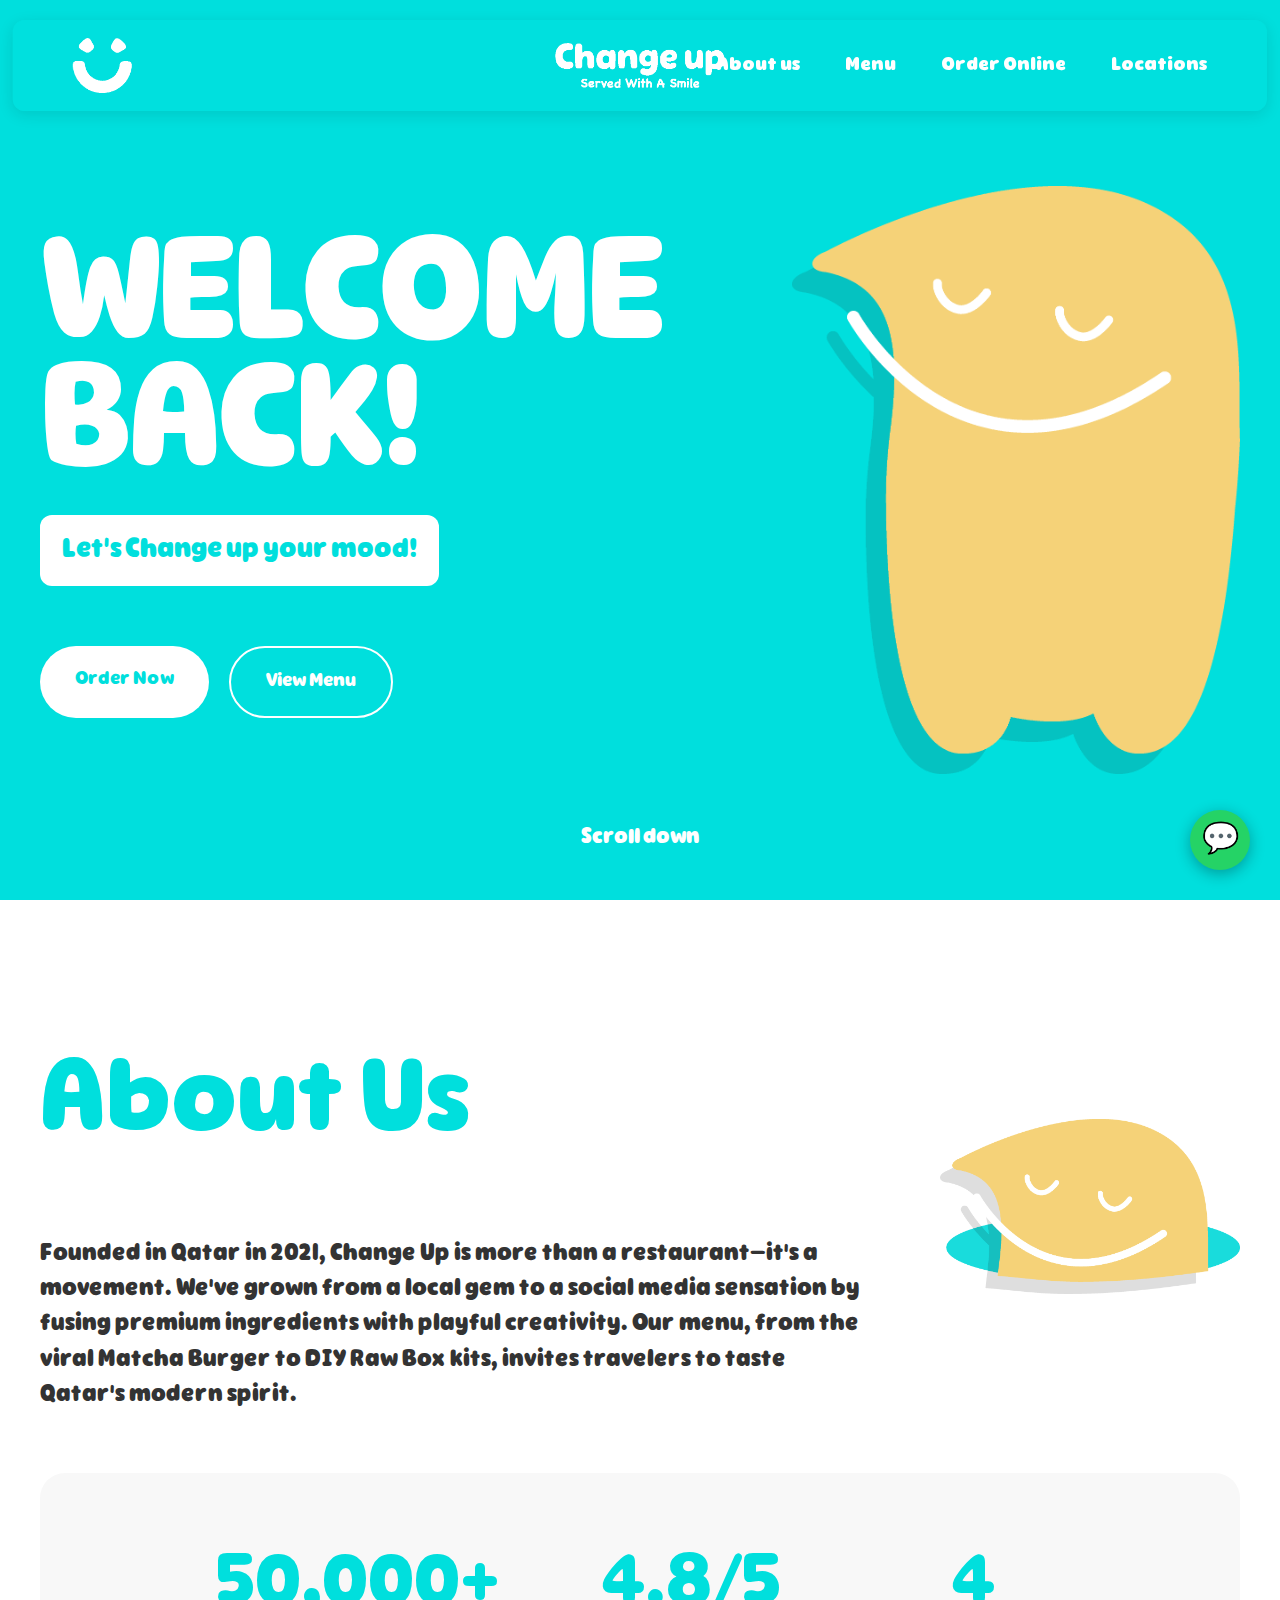
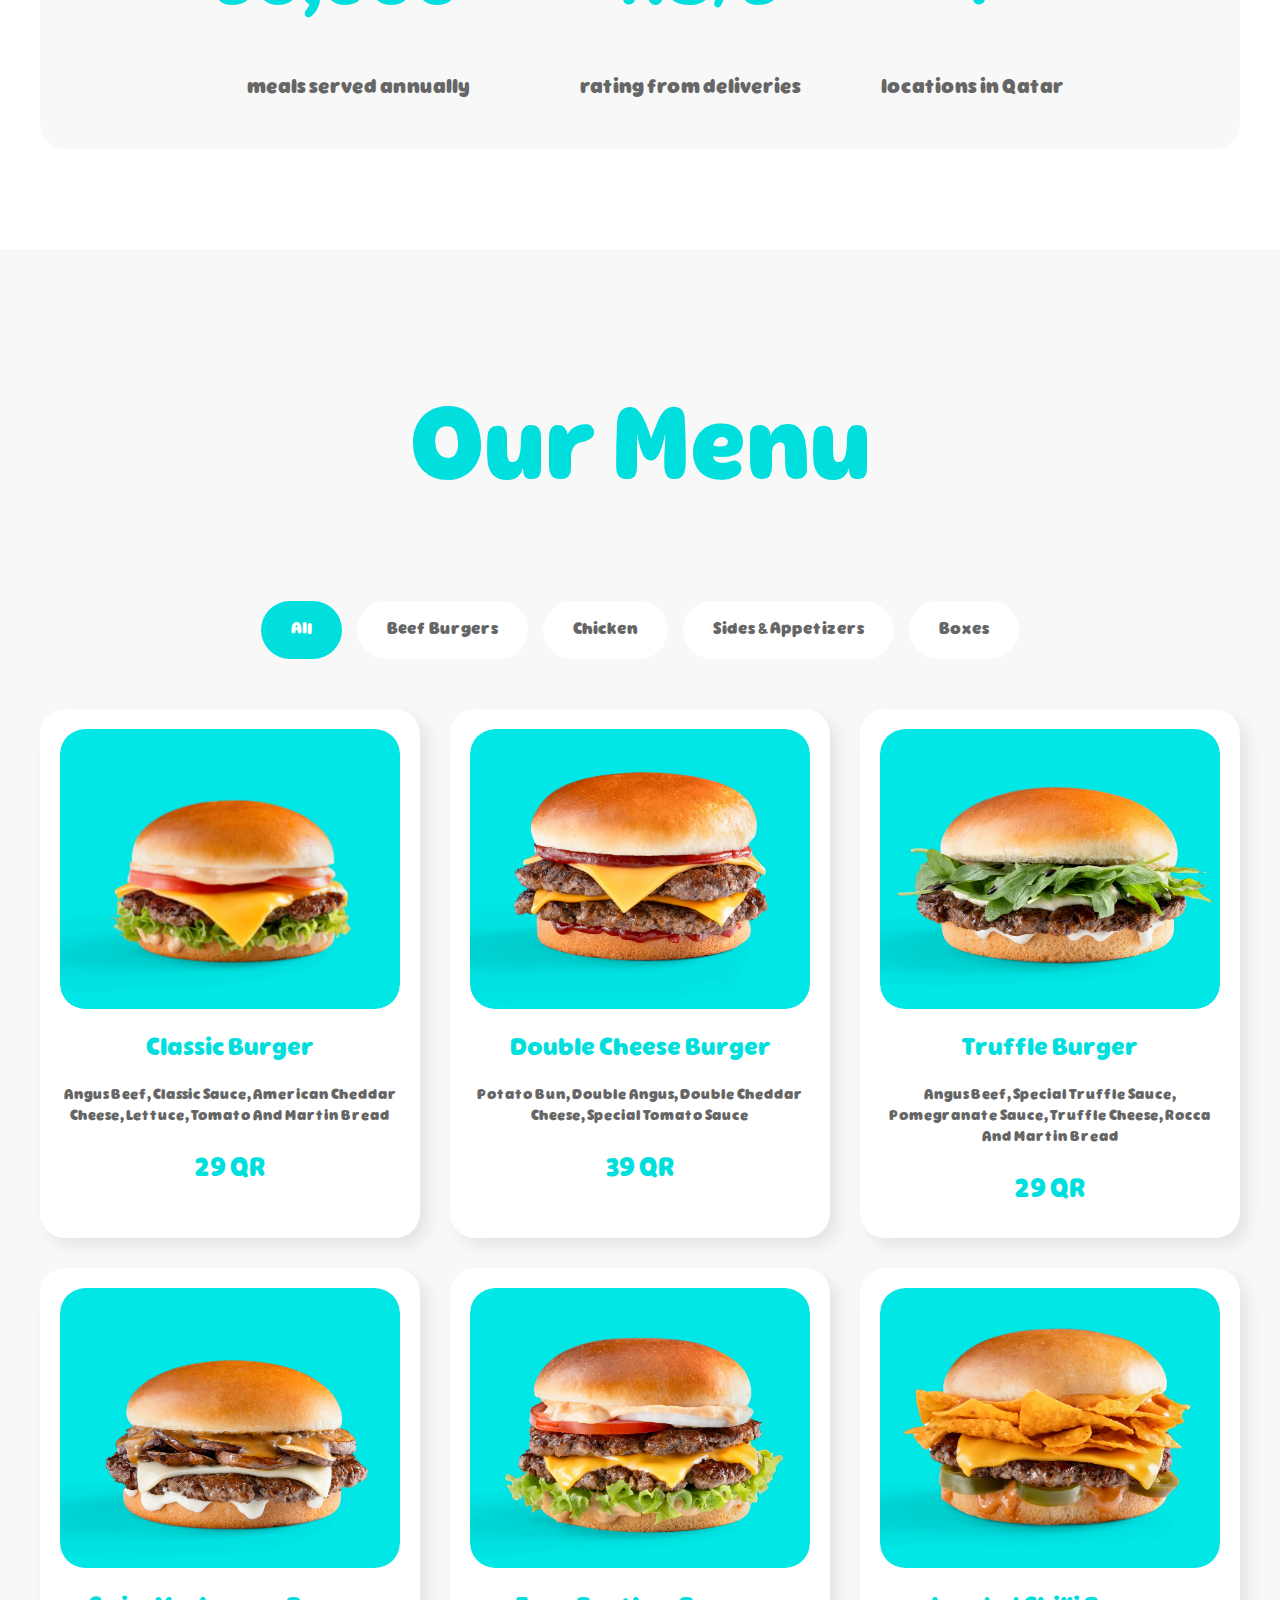
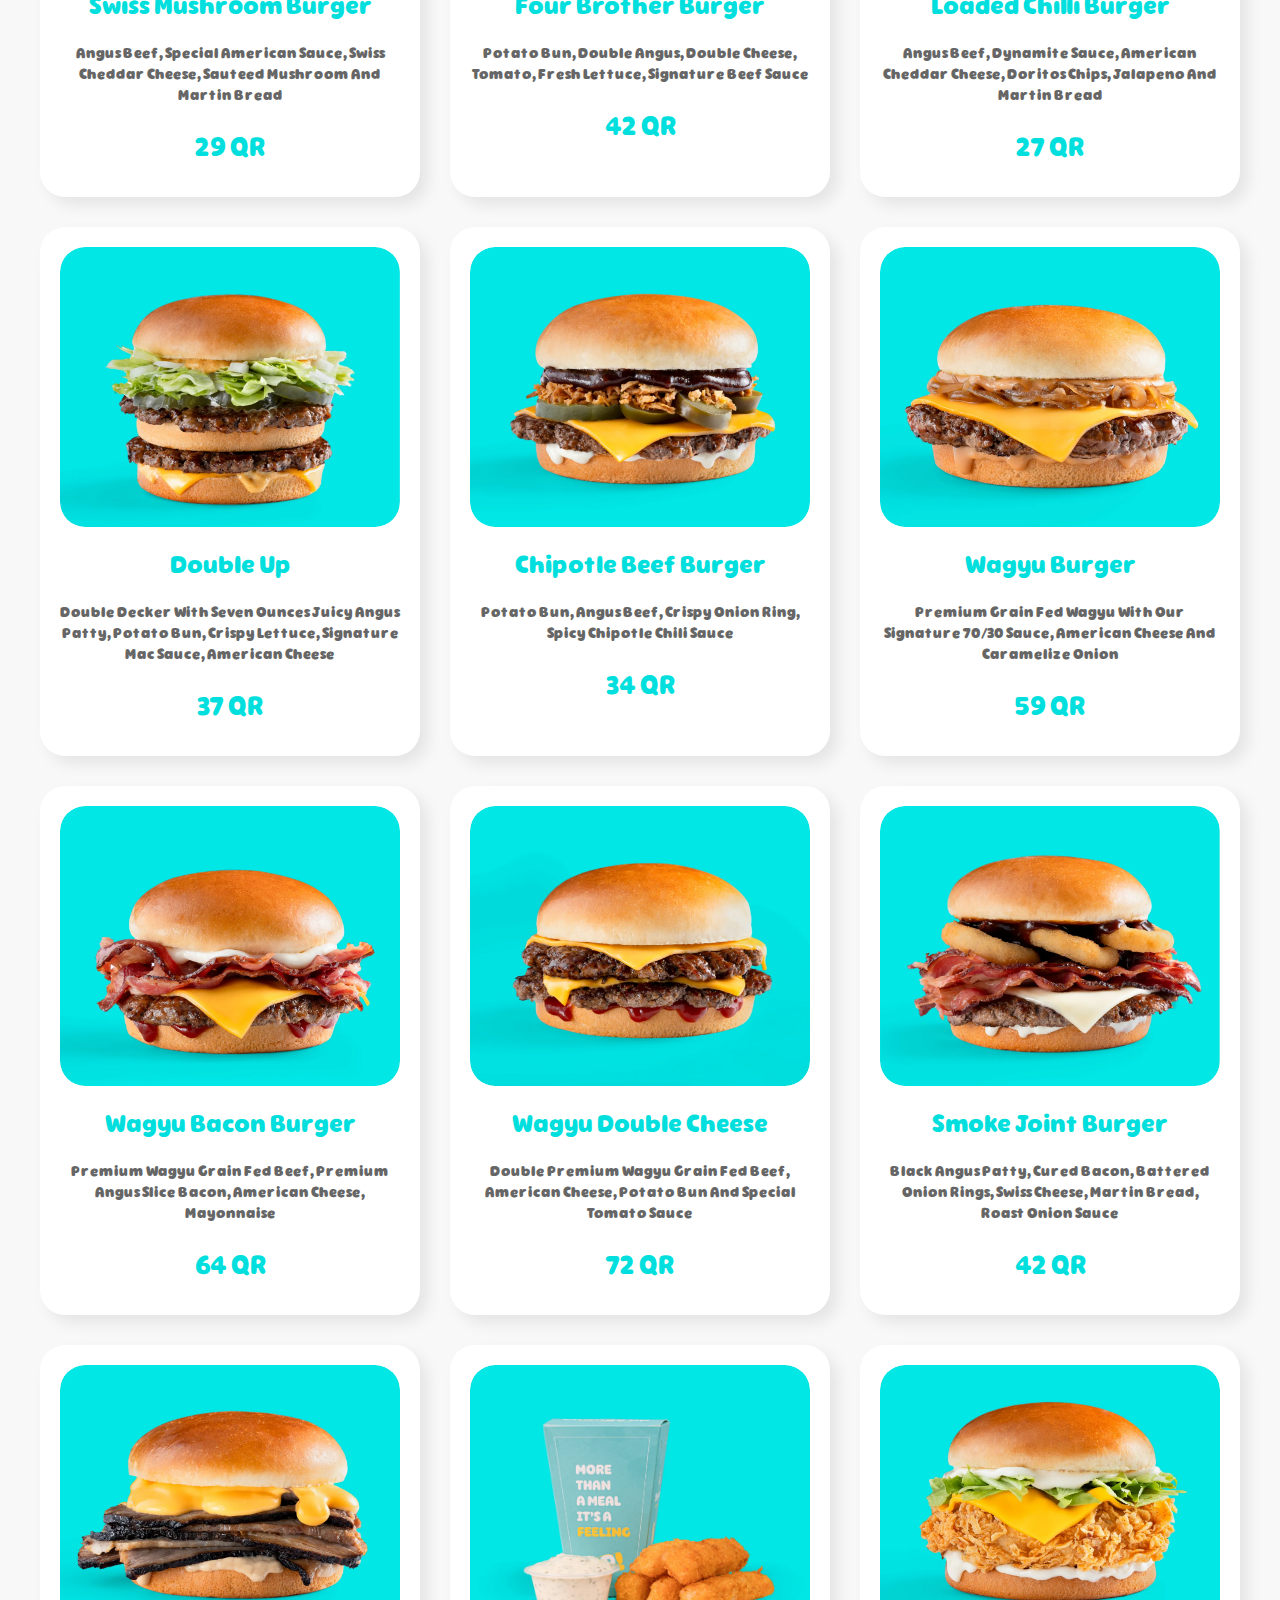
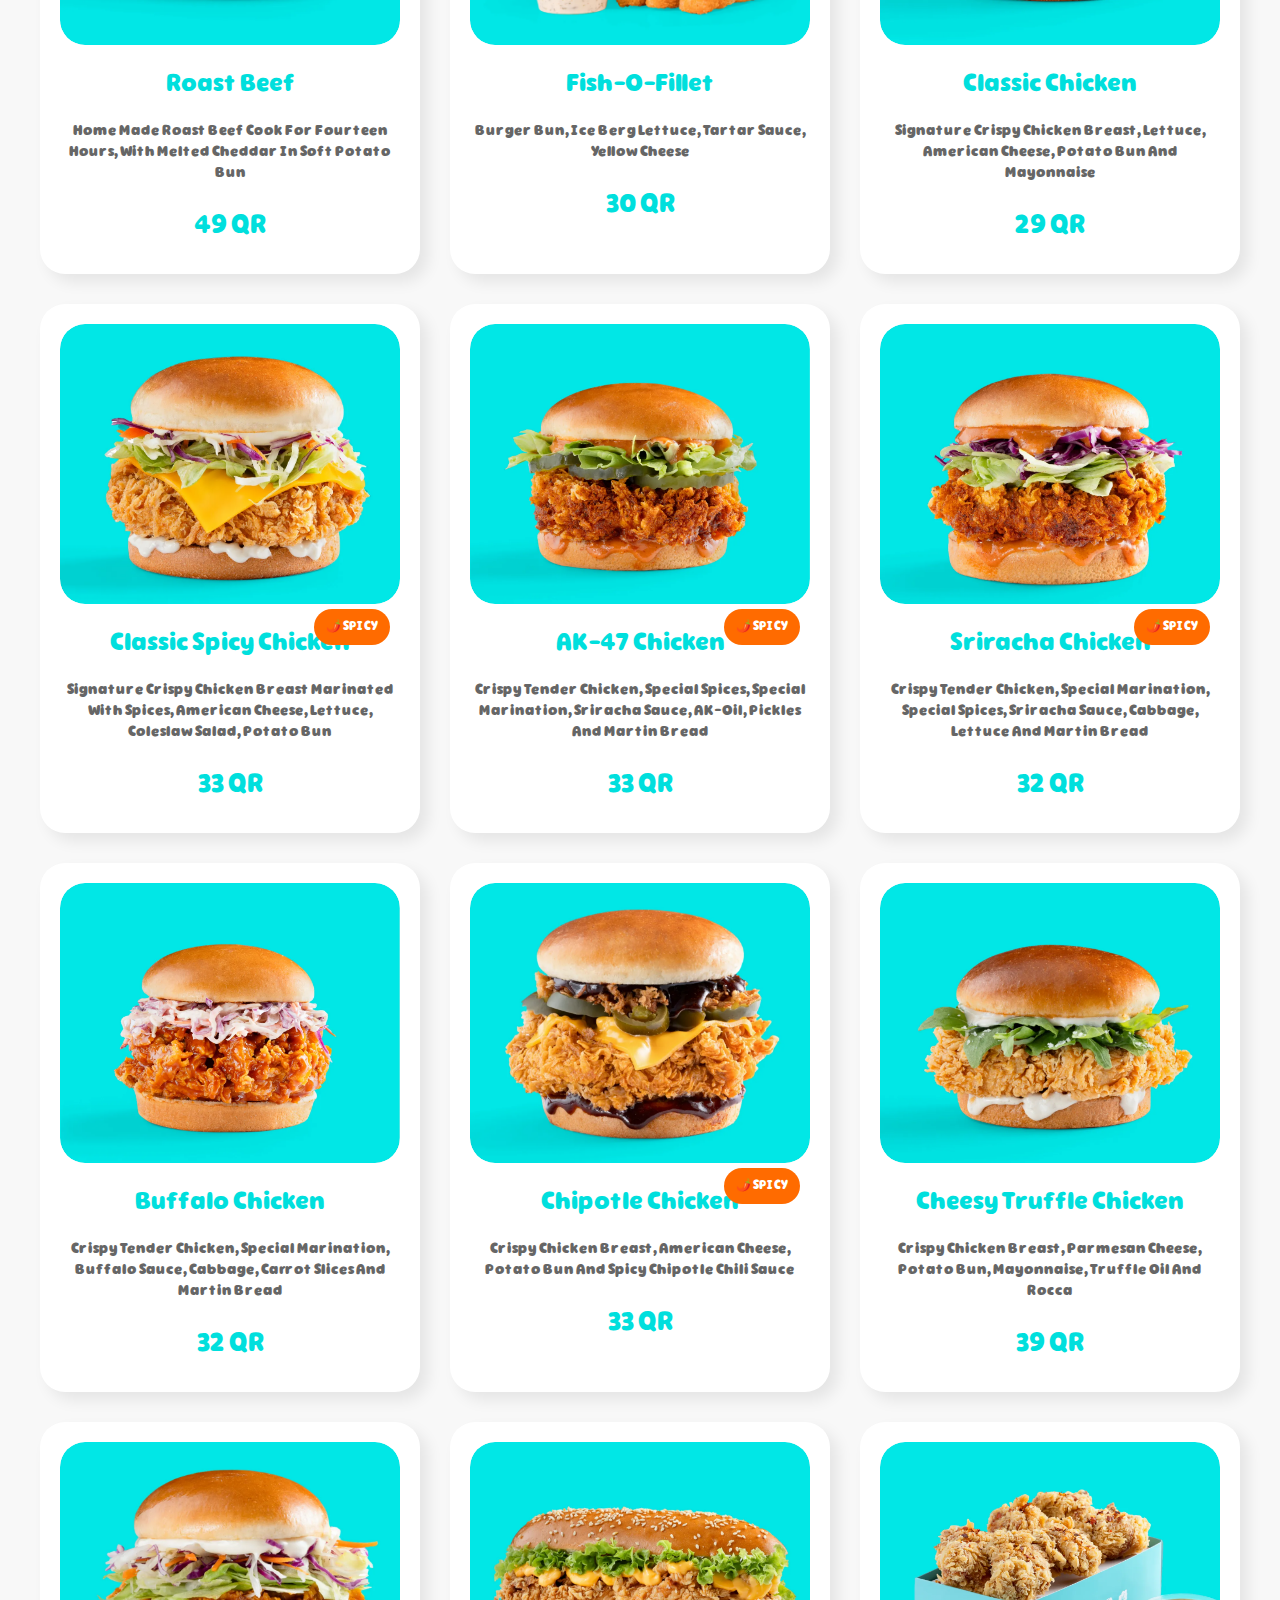
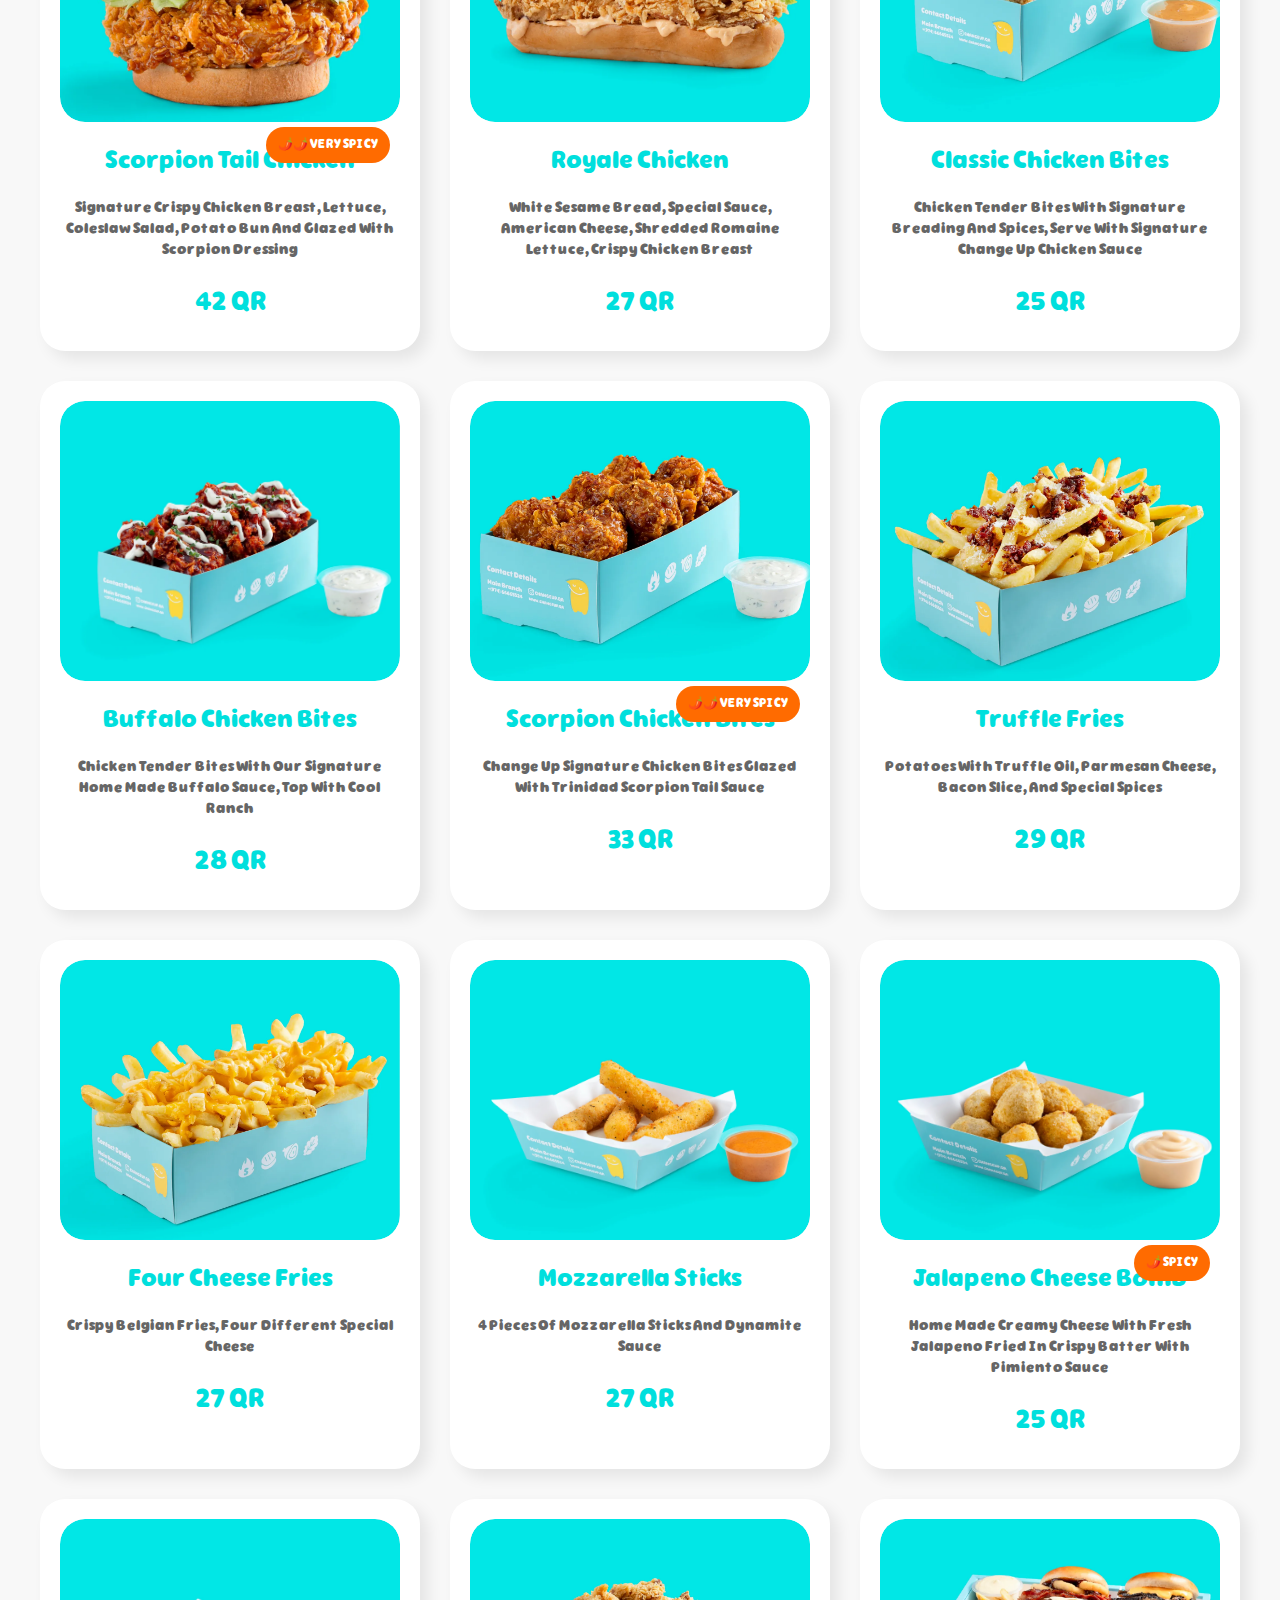
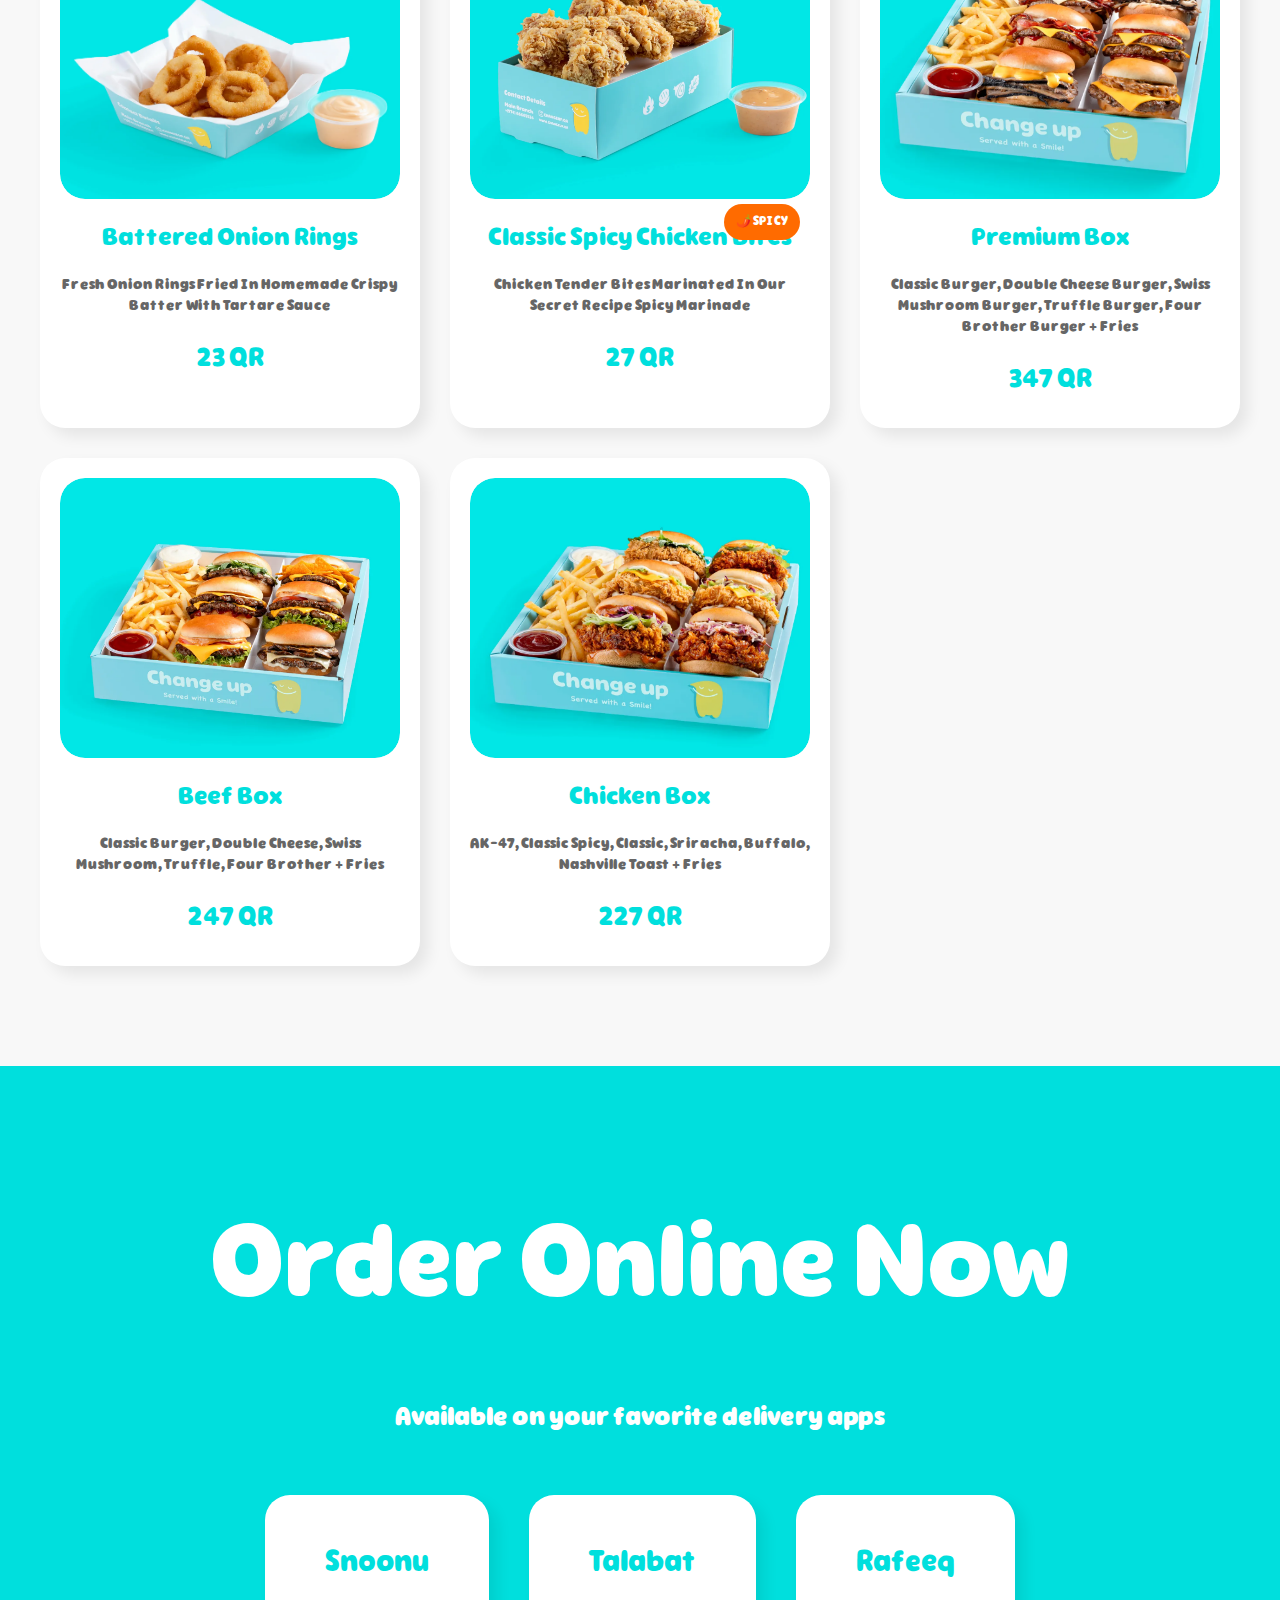
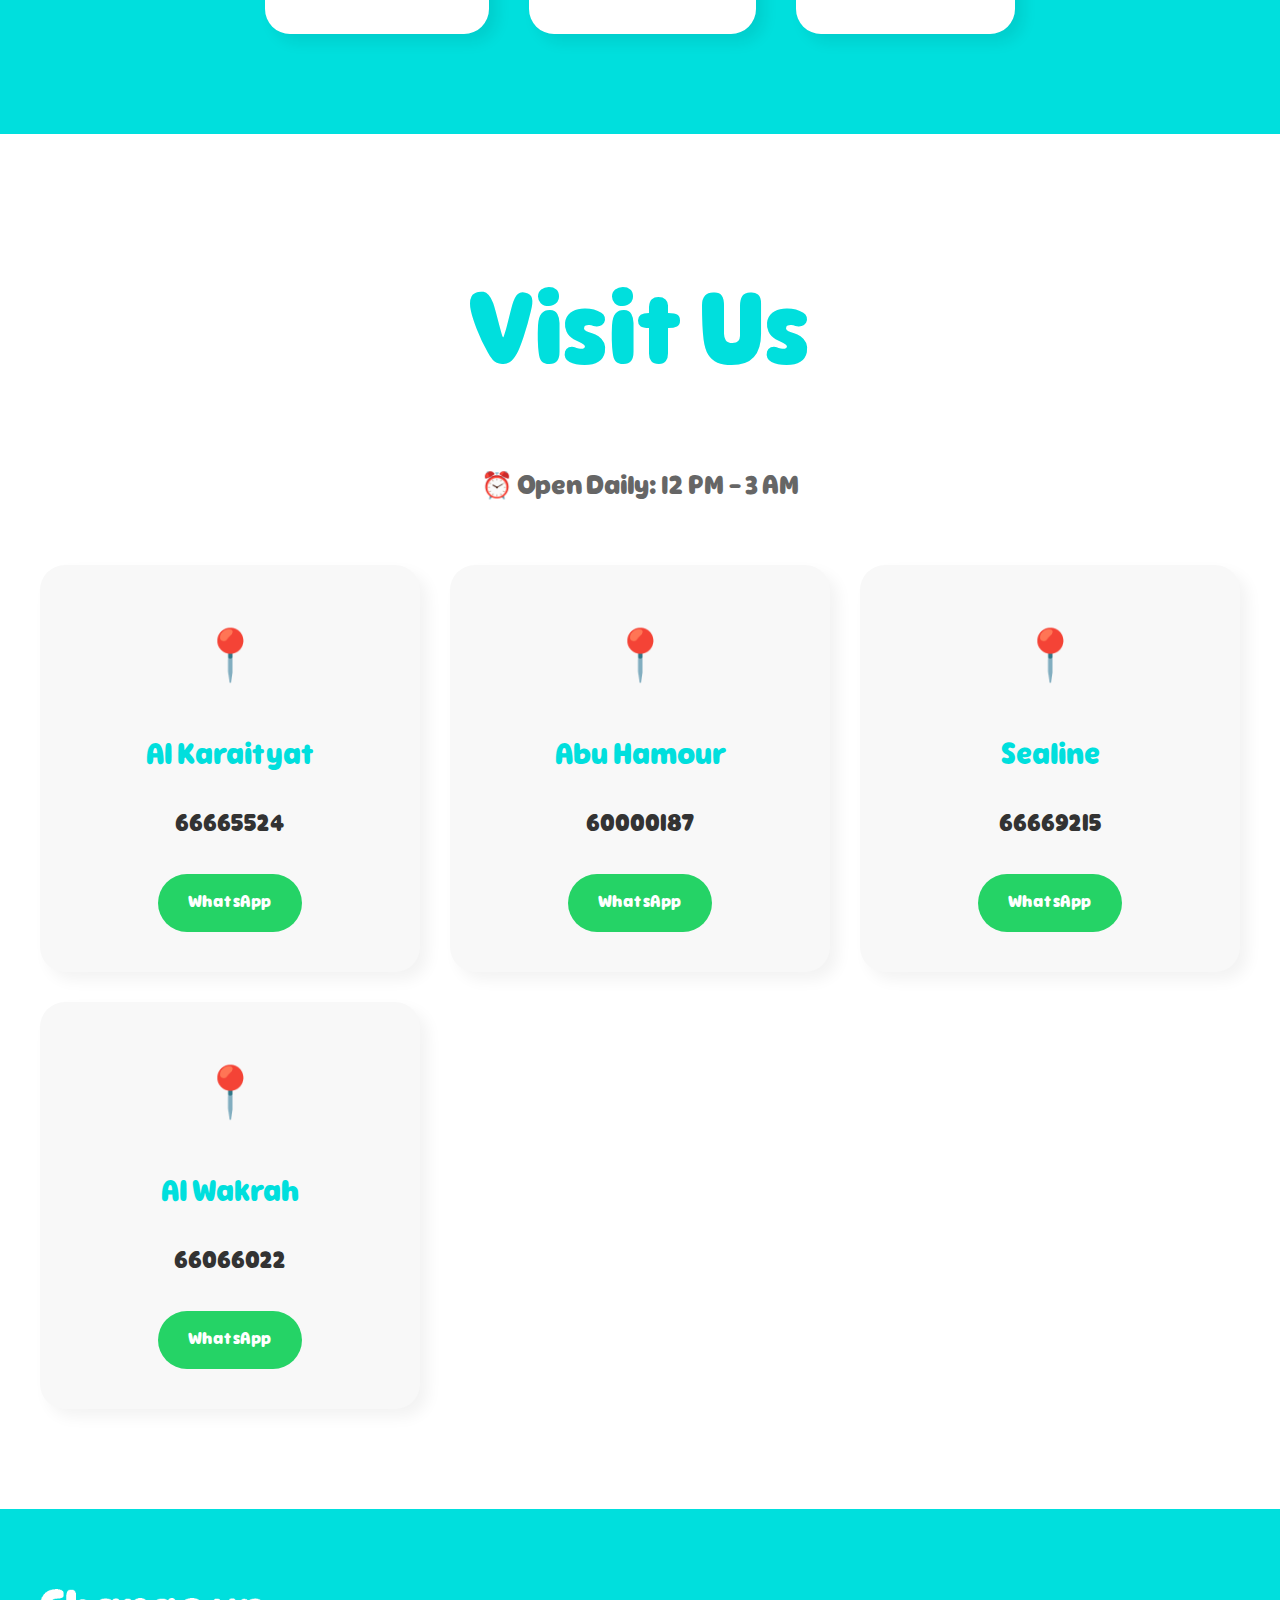
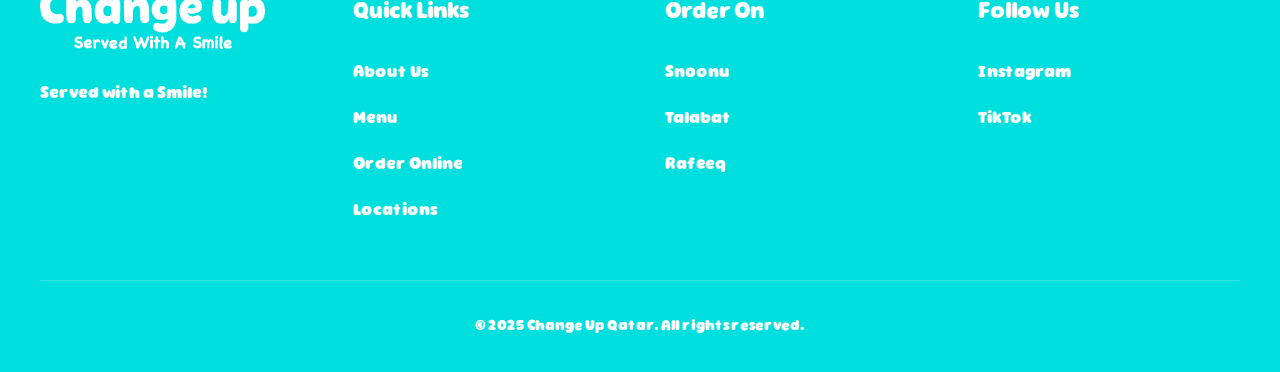
<file: index.html>
<!DOCTYPE html>
<html lang="en">
<head>
    <meta charset="UTF-8">
    <meta name="viewport" content="width=device-width, initial-scale=1.0">

    <!-- SEO Meta Tags -->
    <title>Change Up Qatar - Best Burgers & Chicken Sandwiches | Order Online</title>
    <meta name="description" content="Premium burgers, chicken sandwiches & more in Qatar. Order from Snoonu, Talabat, Rafeeq. 4 locations: Al Karaityat, Abu Hamour, Sealine, Al Wakrah. Open 12PM-3AM daily.">
    <meta name="keywords" content="burgers qatar, chicken sandwich qatar, wagyu burger, food delivery qatar, change up restaurant, best burger doha, halal burgers">
    <meta name="author" content="Change Up Qatar">

    <!-- Open Graph Tags -->
    <meta property="og:title" content="Change Up Qatar - Best Burgers & Chicken Sandwiches">
    <meta property="og:description" content="Premium burgers and chicken sandwiches in Qatar. Order online now!">
    <meta property="og:image" content="Assets/mascot1.png">
    <meta property="og:url" content="https://changeup.qa">
    <meta property="og:type" content="restaurant">

    <!-- Twitter Card -->
    <meta name="twitter:card" content="summary_large_image">
    <meta name="twitter:title" content="Change Up Qatar - Best Burgers">
    <meta name="twitter:description" content="Premium burgers and chicken sandwiches. Order online now!">
    <meta name="twitter:image" content="Assets/mascot1.png">

    <link rel="stylesheet" href="styles.css">
    <script src="script.js" defer></script>
</head>
<body>
    <!-- Navigation -->
    <nav class="navbar">
        <div class="nav-container">
            <div class="nav-left">
                <img src="Assets/change up icon logo1.png" alt="Change Up Icon" class="logo-icon logo-icon-left">
            </div>
            <div class="nav-center">
                <img src="Assets/change up icon logo1.png" alt="Change Up Icon" class="logo-icon logo-icon-center">
                <img src="Assets/Change up typography logo1.png" alt="Change Up" class="logo-typography">
            </div>
            <div class="nav-right">
                <a href="#about">About us</a>
                <a href="#menu">Menu</a>
                <a href="#order">Order Online</a>
                <a href="#locations">Locations</a>
            </div>
            <button class="hamburger" aria-label="Menu">
                <span></span>
                <span></span>
                <span></span>
            </button>
        </div>
        <div class="mobile-menu">
            <a href="#about">About us</a>
            <a href="#menu">Menu</a>
            <a href="#order">Order Online</a>
            <a href="#locations">Locations</a>
        </div>
    </nav>

    <!-- Hero Section -->
    <section class="hero">
        <div class="hero-content">
            <div class="hero-text">
                <h1 class="hero-title">WELCOME BACK!</h1>
                <p class="hero-subtitle">Let's Change up your mood!</p>
                <div class="hero-cta">
                    <a href="#order" class="cta-button primary">Order Now</a>
                    <a href="#menu" class="cta-button secondary">View Menu</a>
                </div>
            </div>
            <div class="hero-mascot">
                <img src="Assets/mascot1.png" alt="Change Up Mascot" class="mascot">
            </div>
        </div>
        <div class="scroll-indicator">
            <p>Scroll down</p>
        </div>
    </section>

    <!-- About Us Section -->
    <section id="about" class="about-section">
        <div class="about-container">
            <div class="about-content">
                <div class="about-text">
                    <h2 class="about-title">About Us</h2>
                    <p class="about-description">
                        Founded in Qatar in 2021, Change Up is more than a restaurant—it's a movement.
                        We've grown from a local gem to a social media sensation by fusing premium ingredients with playful creativity. Our menu, from the viral Matcha Burger to DIY Raw Box kits, invites travelers to taste Qatar's modern spirit.
                    </p>
                </div>
                <div class="about-image">
                    <img src="Assets/mascot head1.png" alt="Change Up Mascot">
                </div>
            </div>
            <div class="about-stats">
                <div class="stat-item">
                    <h3 class="stat-number">50,000+</h3>
                    <p class="stat-label">meals served annually</p>
                </div>
                <div class="stat-item">
                    <h3 class="stat-number">4.8/5</h3>
                    <p class="stat-label">rating from deliveries</p>
                </div>
                <div class="stat-item">
                    <h3 class="stat-number">4</h3>
                    <p class="stat-label">locations in Qatar</p>
                </div>
            </div>
        </div>
    </section>

    <!-- Menu Section -->
    <section id="menu" class="menu-section">
        <div class="menu-container">
            <h2 class="menu-title">Our Menu</h2>

            <!-- Menu Tabs -->
            <div class="menu-tabs">
                <button class="menu-tab active" data-category="all">All</button>
                <button class="menu-tab" data-category="beef">Beef Burgers</button>
                <button class="menu-tab" data-category="chicken">Chicken</button>
                <button class="menu-tab" data-category="sides">Sides & Appetizers</button>
                <button class="menu-tab" data-category="boxes">Boxes</button>
            </div>

            <!-- Menu Grid -->
            <div class="menu-grid">
                <!-- Beef Burgers -->
                <div class="menu-card" data-category="beef">
                    <div class="menu-card-image">
                        <img src="Assets/Updated Menu/ Classic Burger.webp" alt="Classic Burger">
                    </div>
                    <div class="menu-card-content">
                        <h3 class="menu-card-name">Classic Burger</h3>
                        <p class="menu-card-description">Angus Beef, Classic Sauce, American Cheddar Cheese, Lettuce, Tomato And Martin Bread</p>
                        <p class="menu-card-price">29 QR</p>
                    </div>
                </div>

                <div class="menu-card" data-category="beef">
                    <div class="menu-card-image">
                        <img src="Assets/Updated Menu/ Double Cheese Burger.webp" alt="Double Cheese Burger">
                    </div>
                    <div class="menu-card-content">
                        <h3 class="menu-card-name">Double Cheese Burger</h3>
                        <p class="menu-card-description">Potato Bun, Double Angus, Double Cheddar Cheese, Special Tomato Sauce</p>
                        <p class="menu-card-price">39 QR</p>
                    </div>
                </div>

                <div class="menu-card" data-category="beef">
                    <div class="menu-card-image">
                        <img src="Assets/Updated Menu/Truffle Burger.webp" alt="Truffle Burger">
                    </div>
                    <div class="menu-card-content">
                        <h3 class="menu-card-name">Truffle Burger</h3>
                        <p class="menu-card-description">Angus Beef, Special Truffle Sauce, Pomegranate Sauce, Truffle Cheese, Rocca And Martin Bread</p>
                        <p class="menu-card-price">29 QR</p>
                    </div>
                </div>

                <div class="menu-card" data-category="beef">
                    <div class="menu-card-image">
                        <img src="Assets/Updated Menu/Swiss Mushroom Burger.webp" alt="Swiss Mushroom Burger">
                    </div>
                    <div class="menu-card-content">
                        <h3 class="menu-card-name">Swiss Mushroom Burger</h3>
                        <p class="menu-card-description">Angus Beef, Special American Sauce, Swiss Cheddar Cheese, Sauteed Mushroom And Martin Bread</p>
                        <p class="menu-card-price">29 QR</p>
                    </div>
                </div>

                <div class="menu-card" data-category="beef">
                    <div class="menu-card-image">
                        <img src="Assets/Updated Menu/Four Brother Burger.webp" alt="Four Brother Burger">
                    </div>
                    <div class="menu-card-content">
                        <h3 class="menu-card-name">Four Brother Burger</h3>
                        <p class="menu-card-description">Potato Bun, Double Angus, Double Cheese, Tomato, Fresh Lettuce, Signature Beef Sauce</p>
                        <p class="menu-card-price">42 QR</p>
                    </div>
                </div>

                <div class="menu-card" data-category="beef">
                    <div class="menu-card-image">
                        <img src="Assets/Updated Menu/Loaded Chilli Burger.webp" alt="Loaded Chilli Burger">
                    </div>
                    <div class="menu-card-content">
                        <h3 class="menu-card-name">Loaded Chilli Burger</h3>
                        <p class="menu-card-description">Angus Beef, Dynamite Sauce, American Cheddar Cheese, Doritos Chips, Jalapeno And Martin Bread</p>
                        <p class="menu-card-price">27 QR</p>
                    </div>
                </div>

                <div class="menu-card" data-category="beef">
                    <div class="menu-card-image">
                        <img src="Assets/Updated Menu/Double Up.webp" alt="Double Up">
                    </div>
                    <div class="menu-card-content">
                        <h3 class="menu-card-name">Double Up</h3>
                        <p class="menu-card-description">Double Decker With Seven Ounces Juicy Angus Patty, Potato Bun, Crispy Lettuce, Signature Mac Sauce, American Cheese</p>
                        <p class="menu-card-price">37 QR</p>
                    </div>
                </div>

                <div class="menu-card" data-category="beef">
                    <div class="menu-card-image">
                        <img src="Assets/Updated Menu/Chipotle Beef Burger.webp" alt="Chipotle Beef Burger">
                    </div>
                    <div class="menu-card-content">
                        <h3 class="menu-card-name">Chipotle Beef Burger</h3>
                        <p class="menu-card-description">Potato Bun, Angus Beef, Crispy Onion Ring, Spicy Chipotle Chili Sauce</p>
                        <p class="menu-card-price">34 QR</p>
                    </div>
                </div>

                <div class="menu-card" data-category="beef">
                    <div class="menu-card-image">
                        <img src="Assets/Updated Menu/Wagyu Burger.webp" alt="Wagyu Burger">
                    </div>
                    <div class="menu-card-content">
                        <h3 class="menu-card-name">Wagyu Burger</h3>
                        <p class="menu-card-description">Premium Grain Fed Wagyu With Our Signature 70/30 Sauce, American Cheese And Caramelize Onion</p>
                        <p class="menu-card-price">59 QR</p>
                    </div>
                </div>

                <div class="menu-card" data-category="beef">
                    <div class="menu-card-image">
                        <img src="Assets/Updated Menu/ Wagyu Bacon Burger.webp" alt="Wagyu Bacon Burger">
                    </div>
                    <div class="menu-card-content">
                        <h3 class="menu-card-name">Wagyu Bacon Burger</h3>
                        <p class="menu-card-description">Premium Wagyu Grain Fed Beef, Premium Angus Slice Bacon, American Cheese, Mayonnaise</p>
                        <p class="menu-card-price">64 QR</p>
                    </div>
                </div>

                <div class="menu-card" data-category="beef">
                    <div class="menu-card-image">
                        <img src="Assets/Updated Menu/Wagyu Double Cheese Burger.webp" alt="Wagyu Double Cheese">
                    </div>
                    <div class="menu-card-content">
                        <h3 class="menu-card-name">Wagyu Double Cheese</h3>
                        <p class="menu-card-description">Double Premium Wagyu Grain Fed Beef, American Cheese, Potato Bun And Special Tomato Sauce</p>
                        <p class="menu-card-price">72 QR</p>
                    </div>
                </div>

                <div class="menu-card" data-category="beef">
                    <div class="menu-card-image">
                        <img src="Assets/Updated Menu/Smoke Joint Burger.webp" alt="Smoke Joint Burger">
                    </div>
                    <div class="menu-card-content">
                        <h3 class="menu-card-name">Smoke Joint Burger</h3>
                        <p class="menu-card-description">Black Angus Patty, Cured Bacon, Battered Onion Rings, Swiss Cheese, Martin Bread, Roast Onion Sauce</p>
                        <p class="menu-card-price">42 QR</p>
                    </div>
                </div>

                <div class="menu-card" data-category="beef">
                    <div class="menu-card-image">
                        <img src="Assets/Updated Menu/Roast Beef.webp" alt="Roast Beef">
                    </div>
                    <div class="menu-card-content">
                        <h3 class="menu-card-name">Roast Beef</h3>
                        <p class="menu-card-description">Home Made Roast Beef Cook For Fourteen Hours, With Melted Cheddar In Soft Potato Bun</p>
                        <p class="menu-card-price">49 QR</p>
                    </div>
                </div>

                <div class="menu-card" data-category="beef">
                    <div class="menu-card-image">
                        <img src="Assets/Updated Menu/Fish Sticks.webp" alt="Fish-O-Fillet">
                    </div>
                    <div class="menu-card-content">
                        <h3 class="menu-card-name">Fish-O-Fillet</h3>
                        <p class="menu-card-description">Burger Bun, Ice Berg Lettuce, Tartar Sauce, Yellow Cheese</p>
                        <p class="menu-card-price">30 QR</p>
                    </div>
                </div>

                <!-- Chicken Sandwiches -->
                <div class="menu-card" data-category="chicken">
                    <div class="menu-card-image">
                        <img src="Assets/Updated Menu/Classic Chicken.webp" alt="Classic Chicken">
                    </div>
                    <div class="menu-card-content">
                        <h3 class="menu-card-name">Classic Chicken</h3>
                        <p class="menu-card-description">Signature Crispy Chicken Breast, Lettuce, American Cheese, Potato Bun And Mayonnaise</p>
                        <p class="menu-card-price">29 QR</p>
                    </div>
                </div>

                <div class="menu-card" data-category="chicken">
                    <div class="menu-card-image">
                        <img src="Assets/Updated Menu/Classic Spicy Chicken.webp" alt="Classic Spicy Chicken">
                    </div>
                    <div class="menu-card-content">
                        <span class="spicy-badge">🌶️ SPICY</span>
                        <h3 class="menu-card-name">Classic Spicy Chicken</h3>
                        <p class="menu-card-description">Signature Crispy Chicken Breast Marinated With Spices, American Cheese, Lettuce, Coleslaw Salad, Potato Bun</p>
                        <p class="menu-card-price">33 QR</p>
                    </div>
                </div>

                <div class="menu-card" data-category="chicken">
                    <div class="menu-card-image">
                        <img src="Assets/Updated Menu/Ak-47 Chicken Sandwich.webp" alt="AK-47 Chicken">
                    </div>
                    <div class="menu-card-content">
                        <span class="spicy-badge">🌶️ SPICY</span>
                        <h3 class="menu-card-name">AK-47 Chicken</h3>
                        <p class="menu-card-description">Crispy Tender Chicken, Special Spices, Special Marination, Sriracha Sauce, AK-Oil, Pickles And Martin Bread</p>
                        <p class="menu-card-price">33 QR</p>
                    </div>
                </div>

                <div class="menu-card" data-category="chicken">
                    <div class="menu-card-image">
                        <img src="Assets/Updated Menu/Sriracha Chicken Sandwich.webp" alt="Sriracha Chicken">
                    </div>
                    <div class="menu-card-content">
                        <span class="spicy-badge">🌶️ SPICY</span>
                        <h3 class="menu-card-name">Sriracha Chicken</h3>
                        <p class="menu-card-description">Crispy Tender Chicken, Special Marination, Special Spices, Sriracha Sauce, Cabbage, Lettuce And Martin Bread</p>
                        <p class="menu-card-price">32 QR</p>
                    </div>
                </div>

                <div class="menu-card" data-category="chicken">
                    <div class="menu-card-image">
                        <img src="Assets/Updated Menu/Buffalo Chicken Sandwich.webp" alt="Buffalo Chicken">
                    </div>
                    <div class="menu-card-content">
                        <h3 class="menu-card-name">Buffalo Chicken</h3>
                        <p class="menu-card-description">Crispy Tender Chicken, Special Marination, Buffalo Sauce, Cabbage, Carrot Slices And Martin Bread</p>
                        <p class="menu-card-price">32 QR</p>
                    </div>
                </div>

                <div class="menu-card" data-category="chicken">
                    <div class="menu-card-image">
                        <img src="Assets/Updated Menu/Chipotle Chicken Burger.webp" alt="Chipotle Chicken">
                    </div>
                    <div class="menu-card-content">
                        <span class="spicy-badge">🌶️ SPICY</span>
                        <h3 class="menu-card-name">Chipotle Chicken</h3>
                        <p class="menu-card-description">Crispy Chicken Breast, American Cheese, Potato Bun And Spicy Chipotle Chili Sauce</p>
                        <p class="menu-card-price">33 QR</p>
                    </div>
                </div>

                <div class="menu-card" data-category="chicken">
                    <div class="menu-card-image">
                        <img src="Assets/Updated Menu/Cheesy Truffle Chicken Burger.webp" alt="Cheesy Truffle Chicken">
                    </div>
                    <div class="menu-card-content">
                        <h3 class="menu-card-name">Cheesy Truffle Chicken</h3>
                        <p class="menu-card-description">Crispy Chicken Breast, Parmesan Cheese, Potato Bun, Mayonnaise, Truffle Oil And Rocca</p>
                        <p class="menu-card-price">39 QR</p>
                    </div>
                </div>

                <div class="menu-card" data-category="chicken">
                    <div class="menu-card-image">
                        <img src="Assets/Updated Menu/Scorpion Tail Chicken Very Spicy.webp" alt="Scorpion Tail Chicken">
                    </div>
                    <div class="menu-card-content">
                        <span class="spicy-badge">🌶️🌶️ VERY SPICY</span>
                        <h3 class="menu-card-name">Scorpion Tail Chicken</h3>
                        <p class="menu-card-description">Signature Crispy Chicken Breast, Lettuce, Coleslaw Salad, Potato Bun And Glazed With Scorpion Dressing</p>
                        <p class="menu-card-price">42 QR</p>
                    </div>
                </div>

                <div class="menu-card" data-category="chicken">
                    <div class="menu-card-image">
                        <img src="Assets/Updated Menu/Royale Chicken Sandwich.webp" alt="Royale Chicken">
                    </div>
                    <div class="menu-card-content">
                        <h3 class="menu-card-name">Royale Chicken</h3>
                        <p class="menu-card-description">White Sesame Bread, Special Sauce, American Cheese, Shredded Romaine Lettuce, Crispy Chicken Breast</p>
                        <p class="menu-card-price">27 QR</p>
                    </div>
                </div>

                <!-- Sides -->
                <div class="menu-card" data-category="sides">
                    <div class="menu-card-image">
                        <img src="Assets/Updated Menu/Classic Chicken Bites.webp" alt="Classic Chicken Bites">
                    </div>
                    <div class="menu-card-content">
                        <h3 class="menu-card-name">Classic Chicken Bites</h3>
                        <p class="menu-card-description">Chicken Tender Bites With Signature Breading And Spices, Serve With Signature Change Up Chicken Sauce</p>
                        <p class="menu-card-price">25 QR</p>
                    </div>
                </div>

                <div class="menu-card" data-category="sides">
                    <div class="menu-card-image">
                        <img src="Assets/Updated Menu/Buffalo Chicken Bites.webp" alt="Buffalo Chicken Bites">
                    </div>
                    <div class="menu-card-content">
                        <h3 class="menu-card-name">Buffalo Chicken Bites</h3>
                        <p class="menu-card-description">Chicken Tender Bites With Our Signature Home Made Buffalo Sauce, Top With Cool Ranch</p>
                        <p class="menu-card-price">28 QR</p>
                    </div>
                </div>

                <div class="menu-card" data-category="sides">
                    <div class="menu-card-image">
                        <img src="Assets/Updated Menu/Scorpion Chicken Bites Very Spicy .webp" alt="Scorpion Chicken Bites">
                    </div>
                    <div class="menu-card-content">
                        <span class="spicy-badge">🌶️🌶️ VERY SPICY</span>
                        <h3 class="menu-card-name">Scorpion Chicken Bites</h3>
                        <p class="menu-card-description">Change Up Signature Chicken Bites Glazed With Trinidad Scorpion Tail Sauce</p>
                        <p class="menu-card-price">33 QR</p>
                    </div>
                </div>

                <div class="menu-card" data-category="sides">
                    <div class="menu-card-image">
                        <img src="Assets/Updated Menu/Truffle Fries.webp" alt="Truffle Fries">
                    </div>
                    <div class="menu-card-content">
                        <h3 class="menu-card-name">Truffle Fries</h3>
                        <p class="menu-card-description">Potatoes With Truffle Oil, Parmesan Cheese, Bacon Slice, And Special Spices</p>
                        <p class="menu-card-price">29 QR</p>
                    </div>
                </div>

                <div class="menu-card" data-category="sides">
                    <div class="menu-card-image">
                        <img src="Assets/Updated Menu/Four Cheese Fries.webp" alt="Four Cheese Fries">
                    </div>
                    <div class="menu-card-content">
                        <h3 class="menu-card-name">Four Cheese Fries</h3>
                        <p class="menu-card-description">Crispy Belgian Fries, Four Different Special Cheese</p>
                        <p class="menu-card-price">27 QR</p>
                    </div>
                </div>

                <div class="menu-card" data-category="sides">
                    <div class="menu-card-image">
                        <img src="Assets/Updated Menu/Mozzarella Sticks.webp" alt="Mozzarella Sticks">
                    </div>
                    <div class="menu-card-content">
                        <h3 class="menu-card-name">Mozzarella Sticks</h3>
                        <p class="menu-card-description">4 Pieces Of Mozzarella Sticks And Dynamite Sauce</p>
                        <p class="menu-card-price">27 QR</p>
                    </div>
                </div>

                <div class="menu-card" data-category="sides">
                    <div class="menu-card-image">
                        <img src="Assets/Updated Menu/Jalapeno Cheese Bomb.webp" alt="Jalapeno Cheese Bomb">
                    </div>
                    <div class="menu-card-content">
                        <span class="spicy-badge">🌶️ SPICY</span>
                        <h3 class="menu-card-name">Jalapeno Cheese Bomb</h3>
                        <p class="menu-card-description">Home Made Creamy Cheese With Fresh Jalapeno Fried In Crispy Batter With Pimiento Sauce</p>
                        <p class="menu-card-price">25 QR</p>
                    </div>
                </div>

                <div class="menu-card" data-category="sides">
                    <div class="menu-card-image">
                        <img src="Assets/Updated Menu/Battered Onion Rings.webp" alt="Battered Onion Rings">
                    </div>
                    <div class="menu-card-content">
                        <h3 class="menu-card-name">Battered Onion Rings</h3>
                        <p class="menu-card-description">Fresh Onion Rings Fried In Homemade Crispy Batter With Tartare Sauce</p>
                        <p class="menu-card-price">23 QR</p>
                    </div>
                </div>

                <div class="menu-card" data-category="sides">
                    <div class="menu-card-image">
                        <img src="Assets/Updated Menu/Classic Chicken Spicy Bites.webp" alt="Classic Spicy Chicken Bites">
                    </div>
                    <div class="menu-card-content">
                        <span class="spicy-badge">🌶️ SPICY</span>
                        <h3 class="menu-card-name">Classic Spicy Chicken Bites</h3>
                        <p class="menu-card-description">Chicken Tender Bites Marinated In Our Secret Recipe Spicy Marinade</p>
                        <p class="menu-card-price">27 QR</p>
                    </div>
                </div>

                <!-- Boxes -->
                <div class="menu-card" data-category="boxes">
                    <div class="menu-card-image">
                        <img src="Assets/Updated Menu/Premium Box.webp" alt="Premium Box">
                    </div>
                    <div class="menu-card-content">
                        <h3 class="menu-card-name">Premium Box</h3>
                        <p class="menu-card-description">Classic Burger, Double Cheese Burger, Swiss Mushroom Burger, Truffle Burger, Four Brother Burger + Fries</p>
                        <p class="menu-card-price">347 QR</p>
                    </div>
                </div>

                <div class="menu-card" data-category="boxes">
                    <div class="menu-card-image">
                        <img src="Assets/Updated Menu/Beef Box.webp" alt="Beef Box">
                    </div>
                    <div class="menu-card-content">
                        <h3 class="menu-card-name">Beef Box</h3>
                        <p class="menu-card-description">Classic Burger, Double Cheese, Swiss Mushroom, Truffle, Four Brother + Fries</p>
                        <p class="menu-card-price">247 QR</p>
                    </div>
                </div>

                <div class="menu-card" data-category="boxes">
                    <div class="menu-card-image">
                        <img src="Assets/Updated Menu/Chicken Box.webp" alt="Chicken Box">
                    </div>
                    <div class="menu-card-content">
                        <h3 class="menu-card-name">Chicken Box</h3>
                        <p class="menu-card-description">AK-47, Classic Spicy, Classic, Sriracha, Buffalo, Nashville Toast + Fries</p>
                        <p class="menu-card-price">227 QR</p>
                    </div>
                </div>
            </div>
        </div>
    </section>

    <!-- Order Online Section -->
    <section id="order" class="order-section">
        <div class="order-container">
            <h2 class="order-title">Order Online Now</h2>
            <p class="order-subtitle">Available on your favorite delivery apps</p>
            <div class="delivery-apps">
                <a href="https://snoonu.com/restaurants/change-up" target="_blank" class="app-link">
                    <div class="app-card">
                        <div class="app-name">Snoonu</div>
                    </div>
                </a>
                <a href="https://www.talabat.com/qatar/change-up-restaurant" target="_blank" class="app-link">
                    <div class="app-card">
                        <div class="app-name">Talabat</div>
                    </div>
                </a>
                <a href="https://www.gorafeeq.com/en/home/restaurants/change-up-14096" target="_blank" class="app-link">
                    <div class="app-card">
                        <div class="app-name">Rafeeq</div>
                    </div>
                </a>
            </div>
        </div>
    </section>

    <!-- Locations Section -->
    <section id="locations" class="locations-section">
        <div class="locations-container">
            <h2 class="locations-title">Visit Us</h2>
            <p class="locations-subtitle">⏰ Open Daily: 12 PM - 3 AM</p>
            <div class="locations-grid">
                <div class="location-card">
                    <div class="location-icon">📍</div>
                    <h3 class="location-name">Al Karaityat</h3>
                    <a href="tel:66665524" class="location-phone">66665524</a>
                    <a href="https://wa.me/97466665524" target="_blank" class="whatsapp-btn">WhatsApp</a>
                </div>
                <div class="location-card">
                    <div class="location-icon">📍</div>
                    <h3 class="location-name">Abu Hamour</h3>
                    <a href="tel:60000187" class="location-phone">60000187</a>
                    <a href="https://wa.me/97460000187" target="_blank" class="whatsapp-btn">WhatsApp</a>
                </div>
                <div class="location-card">
                    <div class="location-icon">📍</div>
                    <h3 class="location-name">Sealine</h3>
                    <a href="tel:66669215" class="location-phone">66669215</a>
                    <a href="https://wa.me/97466669215" target="_blank" class="whatsapp-btn">WhatsApp</a>
                </div>
                <div class="location-card">
                    <div class="location-icon">📍</div>
                    <h3 class="location-name">Al Wakrah</h3>
                    <a href="tel:66066022" class="location-phone">66066022</a>
                    <a href="https://wa.me/97466066022" target="_blank" class="whatsapp-btn">WhatsApp</a>
                </div>
            </div>
        </div>
    </section>

    <!-- Footer -->
    <footer class="footer">
        <div class="footer-container">
            <div class="footer-column">
                <img src="Assets/Change up typography logo1.png" alt="Change Up" class="footer-logo">
                <p class="footer-tagline">Served with a Smile!</p>
            </div>
            <div class="footer-column">
                <h4>Quick Links</h4>
                <ul>
                    <li><a href="#about">About Us</a></li>
                    <li><a href="#menu">Menu</a></li>
                    <li><a href="#order">Order Online</a></li>
                    <li><a href="#locations">Locations</a></li>
                </ul>
            </div>
            <div class="footer-column">
                <h4>Order On</h4>
                <ul>
                    <li><a href="https://snoonu.com/restaurants/change-up" target="_blank">Snoonu</a></li>
                    <li><a href="https://www.talabat.com/qatar/change-up-restaurant" target="_blank">Talabat</a></li>
                    <li><a href="https://www.gorafeeq.com/en/home/restaurants/change-up-14096" target="_blank">Rafeeq</a></li>
                </ul>
            </div>
            <div class="footer-column">
                <h4>Follow Us</h4>
                <ul>
                    <li><a href="https://www.instagram.com/changeup.qa/" target="_blank">Instagram</a></li>
                    <li><a href="https://www.tiktok.com/@changeup_official" target="_blank">TikTok</a></li>
                </ul>
            </div>
        </div>
        <div class="footer-bottom">
            <p>© 2025 Change Up Qatar. All rights reserved.</p>
        </div>
    </footer>

    <!-- WhatsApp Floating Button -->
    <a href="https://wa.me/97466665524" target="_blank" class="whatsapp-float" aria-label="Contact us on WhatsApp">
        <span class="whatsapp-icon">💬</span>
    </a>

    <!-- Back to Top Button -->
    <button class="back-to-top" aria-label="Back to top">↑</button>
</body>
</html>
</file>
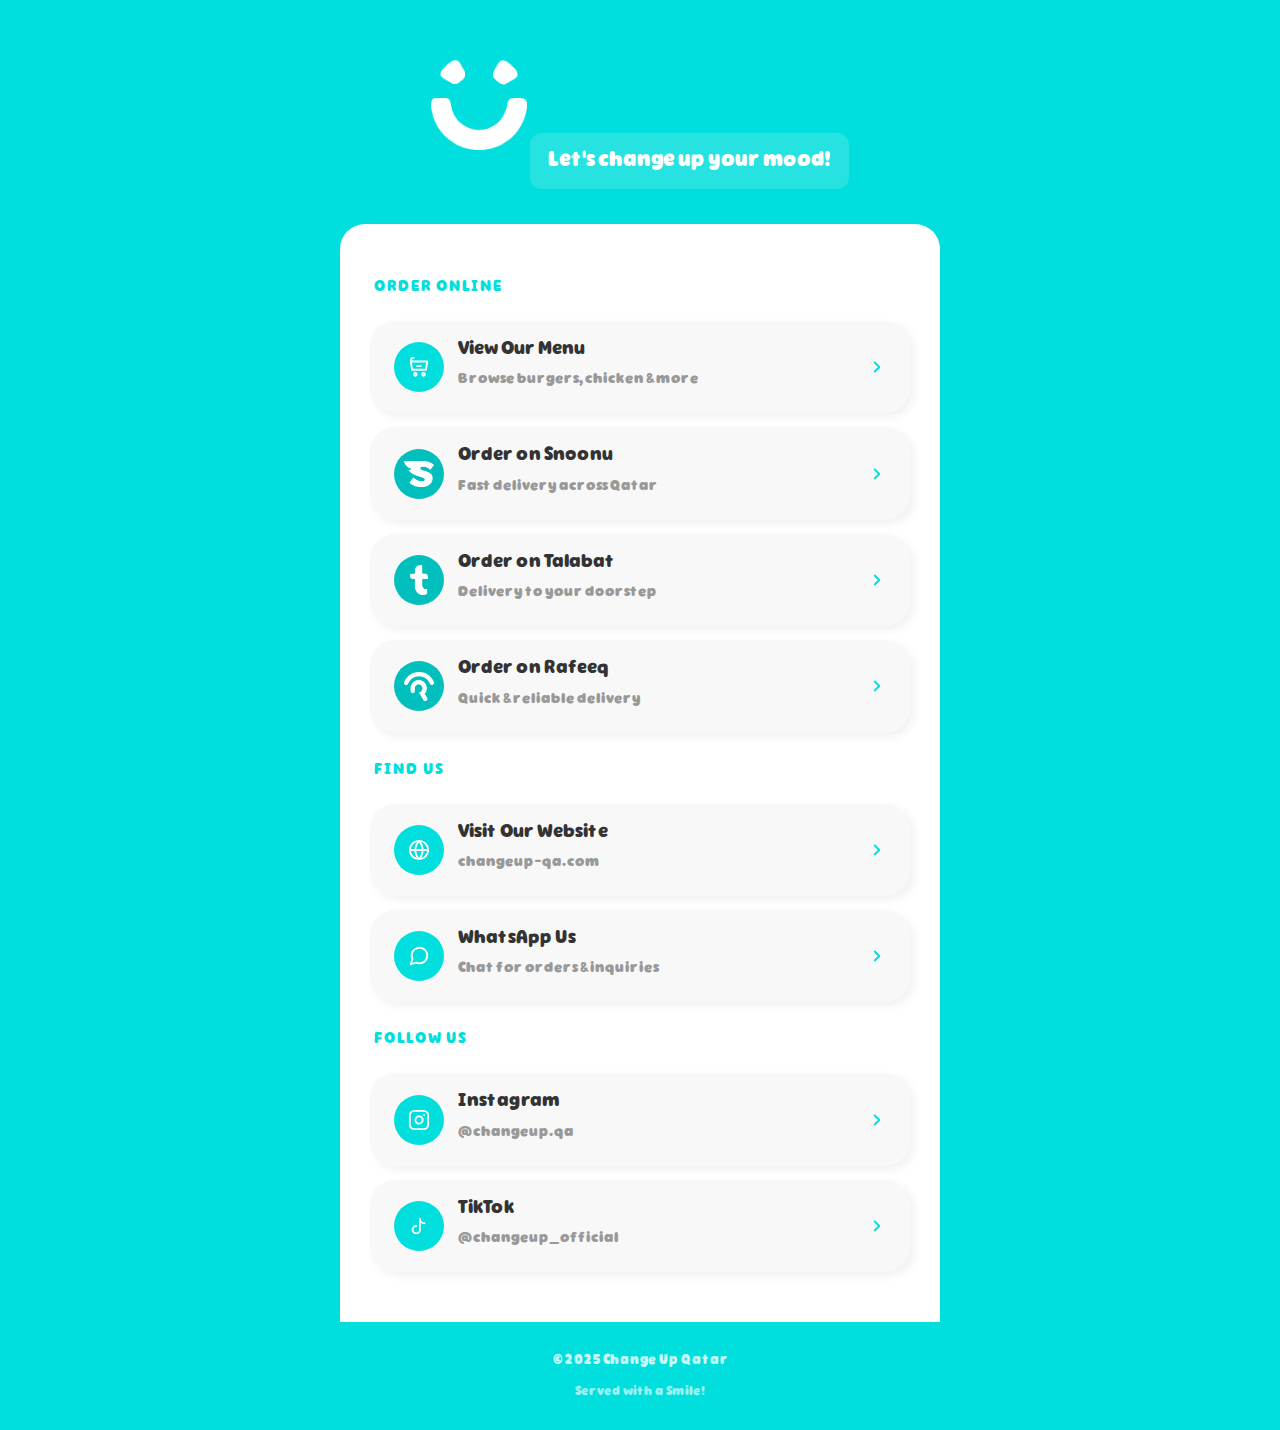
<file: links/index.html>
<!DOCTYPE html>
<html lang="en">

<head>
    <meta charset="UTF-8">
    <meta name="viewport" content="width=device-width, initial-scale=1.0, maximum-scale=1.0, user-scalable=no">
    <meta name="description"
        content="All links for Change Up Qatar. Order online, view our menu, find our locations, and follow us on social media.">
    <title>Change Up Qatar - Links</title>
    <meta property="og:title" content="Change Up Qatar - Links">
    <meta property="og:description" content="Premium burgers & chicken sandwiches in Qatar. Find all our links here.">
    <meta property="og:type" content="website">
    <meta property="og:url" content="https://changeup-qa.com/links/">
    <link rel="stylesheet" href="style.css">
</head>

<body>
    <header class="links-header">
        <div class="header-container">
            <img src="../Assets/change up icon logo1.png" alt="Change Up" class="links-logo">
            <p class="links-tagline">Let's change up your mood!</p>
        </div>
    </header>

    <main class="links-content">
        <span class="section-label">Order Online</span>

        <a href="../menu/" class="link-card">
            <div class="link-icon">
                <svg viewBox="0 0 24 24" width="22" height="22" fill="none" stroke="currentColor" stroke-width="2"
                    stroke-linecap="round" stroke-linejoin="round">
                    <path d="M3 6h18l-1.5 9h-15z" />
                    <path d="M3 6l1-4h2" />
                    <circle cx="8" cy="20" r="1.5" />
                    <circle cx="17" cy="20" r="1.5" />
                    <path d="M10 11h4" />
                </svg>
            </div>
            <div class="link-info">
                <h3>View Our Menu</h3>
                <p>Browse burgers, chicken & more</p>
            </div>
            <span class="link-arrow"><svg viewBox="0 0 24 24" width="18" height="18" fill="none" stroke="currentColor"
                    stroke-width="2.5" stroke-linecap="round" stroke-linejoin="round">
                    <path d="M9 18l6-6-6-6" />
                </svg></span>
        </a>

        <a href="https://snoonu.com/restaurants/change-up" target="_blank" rel="noopener" class="link-card">
            <div class="link-icon delivery-icon">
                <img src="../Assets/Snoonu@9x.webp" alt="Snoonu">
            </div>
            <div class="link-info">
                <h3>Order on Snoonu</h3>
                <p>Fast delivery across Qatar</p>
            </div>
            <span class="link-arrow"><svg viewBox="0 0 24 24" width="18" height="18" fill="none" stroke="currentColor"
                    stroke-width="2.5" stroke-linecap="round" stroke-linejoin="round">
                    <path d="M9 18l6-6-6-6" />
                </svg></span>
        </a>

        <a href="https://www.talabat.com/qatar/change-up-restaurant" target="_blank" rel="noopener" class="link-card">
            <div class="link-icon delivery-icon">
                <img src="../Assets/Talabat@9x.webp" alt="Talabat">
            </div>
            <div class="link-info">
                <h3>Order on Talabat</h3>
                <p>Delivery to your doorstep</p>
            </div>
            <span class="link-arrow"><svg viewBox="0 0 24 24" width="18" height="18" fill="none" stroke="currentColor"
                    stroke-width="2.5" stroke-linecap="round" stroke-linejoin="round">
                    <path d="M9 18l6-6-6-6" />
                </svg></span>
        </a>

        <a href="https://www.gorafeeq.com/en/home/restaurants/change-up-14096" target="_blank" rel="noopener"
            class="link-card">
            <div class="link-icon delivery-icon">
                <img src="../Assets/Rafeeq@9x.webp" alt="Rafeeq">
            </div>
            <div class="link-info">
                <h3>Order on Rafeeq</h3>
                <p>Quick & reliable delivery</p>
            </div>
            <span class="link-arrow"><svg viewBox="0 0 24 24" width="18" height="18" fill="none" stroke="currentColor"
                    stroke-width="2.5" stroke-linecap="round" stroke-linejoin="round">
                    <path d="M9 18l6-6-6-6" />
                </svg></span>
        </a>

        <span class="section-label">Find Us</span>

        <a href="https://changeup-qa.com" target="_blank" rel="noopener" class="link-card">
            <div class="link-icon">
                <svg viewBox="0 0 24 24" width="22" height="22" fill="none" stroke="currentColor" stroke-width="2"
                    stroke-linecap="round" stroke-linejoin="round">
                    <circle cx="12" cy="12" r="10" />
                    <line x1="2" y1="12" x2="22" y2="12" />
                    <path
                        d="M12 2a15.3 15.3 0 0 1 4 10 15.3 15.3 0 0 1-4 10 15.3 15.3 0 0 1-4-10 15.3 15.3 0 0 1 4-10z" />
                </svg>
            </div>
            <div class="link-info">
                <h3>Visit Our Website</h3>
                <p>changeup-qa.com</p>
            </div>
            <span class="link-arrow"><svg viewBox="0 0 24 24" width="18" height="18" fill="none" stroke="currentColor"
                    stroke-width="2.5" stroke-linecap="round" stroke-linejoin="round">
                    <path d="M9 18l6-6-6-6" />
                </svg></span>
        </a>

        <a href="https://wa.me/97466665524" target="_blank" rel="noopener" class="link-card">
            <div class="link-icon">
                <svg viewBox="0 0 24 24" width="22" height="22" fill="none" stroke="currentColor" stroke-width="2"
                    stroke-linecap="round" stroke-linejoin="round">
                    <path
                        d="M21 11.5a8.38 8.38 0 0 1-.9 3.8 8.5 8.5 0 0 1-7.6 4.7 8.38 8.38 0 0 1-3.8-.9L3 21l1.9-5.7a8.38 8.38 0 0 1-.9-3.8 8.5 8.5 0 0 1 4.7-7.6 8.38 8.38 0 0 1 3.8-.9h.5a8.48 8.48 0 0 1 8 8v.5z" />
                </svg>
            </div>
            <div class="link-info">
                <h3>WhatsApp Us</h3>
                <p>Chat for orders & inquiries</p>
            </div>
            <span class="link-arrow"><svg viewBox="0 0 24 24" width="18" height="18" fill="none" stroke="currentColor"
                    stroke-width="2.5" stroke-linecap="round" stroke-linejoin="round">
                    <path d="M9 18l6-6-6-6" />
                </svg></span>
        </a>

        <span class="section-label">Follow Us</span>

        <a href="https://www.instagram.com/changeup.qa/" target="_blank" rel="noopener" class="link-card">
            <div class="link-icon">
                <svg viewBox="0 0 24 24" width="22" height="22" fill="none" stroke="currentColor" stroke-width="2"
                    stroke-linecap="round" stroke-linejoin="round">
                    <rect x="2" y="2" width="20" height="20" rx="5" ry="5" />
                    <path d="M16 11.37A4 4 0 1 1 12.63 8 4 4 0 0 1 16 11.37z" />
                    <line x1="17.5" y1="6.5" x2="17.51" y2="6.5" />
                </svg>
            </div>
            <div class="link-info">
                <h3>Instagram</h3>
                <p>@changeup.qa</p>
            </div>
            <span class="link-arrow"><svg viewBox="0 0 24 24" width="18" height="18" fill="none" stroke="currentColor"
                    stroke-width="2.5" stroke-linecap="round" stroke-linejoin="round">
                    <path d="M9 18l6-6-6-6" />
                </svg></span>
        </a>

        <a href="https://www.tiktok.com/@changeup_official" target="_blank" rel="noopener" class="link-card">
            <div class="link-icon">
                <svg viewBox="0 0 24 24" width="22" height="22" fill="none" stroke="currentColor" stroke-width="2"
                    stroke-linecap="round" stroke-linejoin="round">
                    <path d="M9 12a4 4 0 1 0 4 4V4a5 5 0 0 0 5 5" />
                </svg>
            </div>
            <div class="link-info">
                <h3>TikTok</h3>
                <p>@changeup_official</p>
            </div>
            <span class="link-arrow"><svg viewBox="0 0 24 24" width="18" height="18" fill="none" stroke="currentColor"
                    stroke-width="2.5" stroke-linecap="round" stroke-linejoin="round">
                    <path d="M9 18l6-6-6-6" />
                </svg></span>
        </a>
    </main>

    <footer class="links-footer">
        <p>© 2025 Change Up Qatar</p>
        <p class="footer-sub">Served with a Smile!</p>
    </footer>
</body>

</html>
</file>
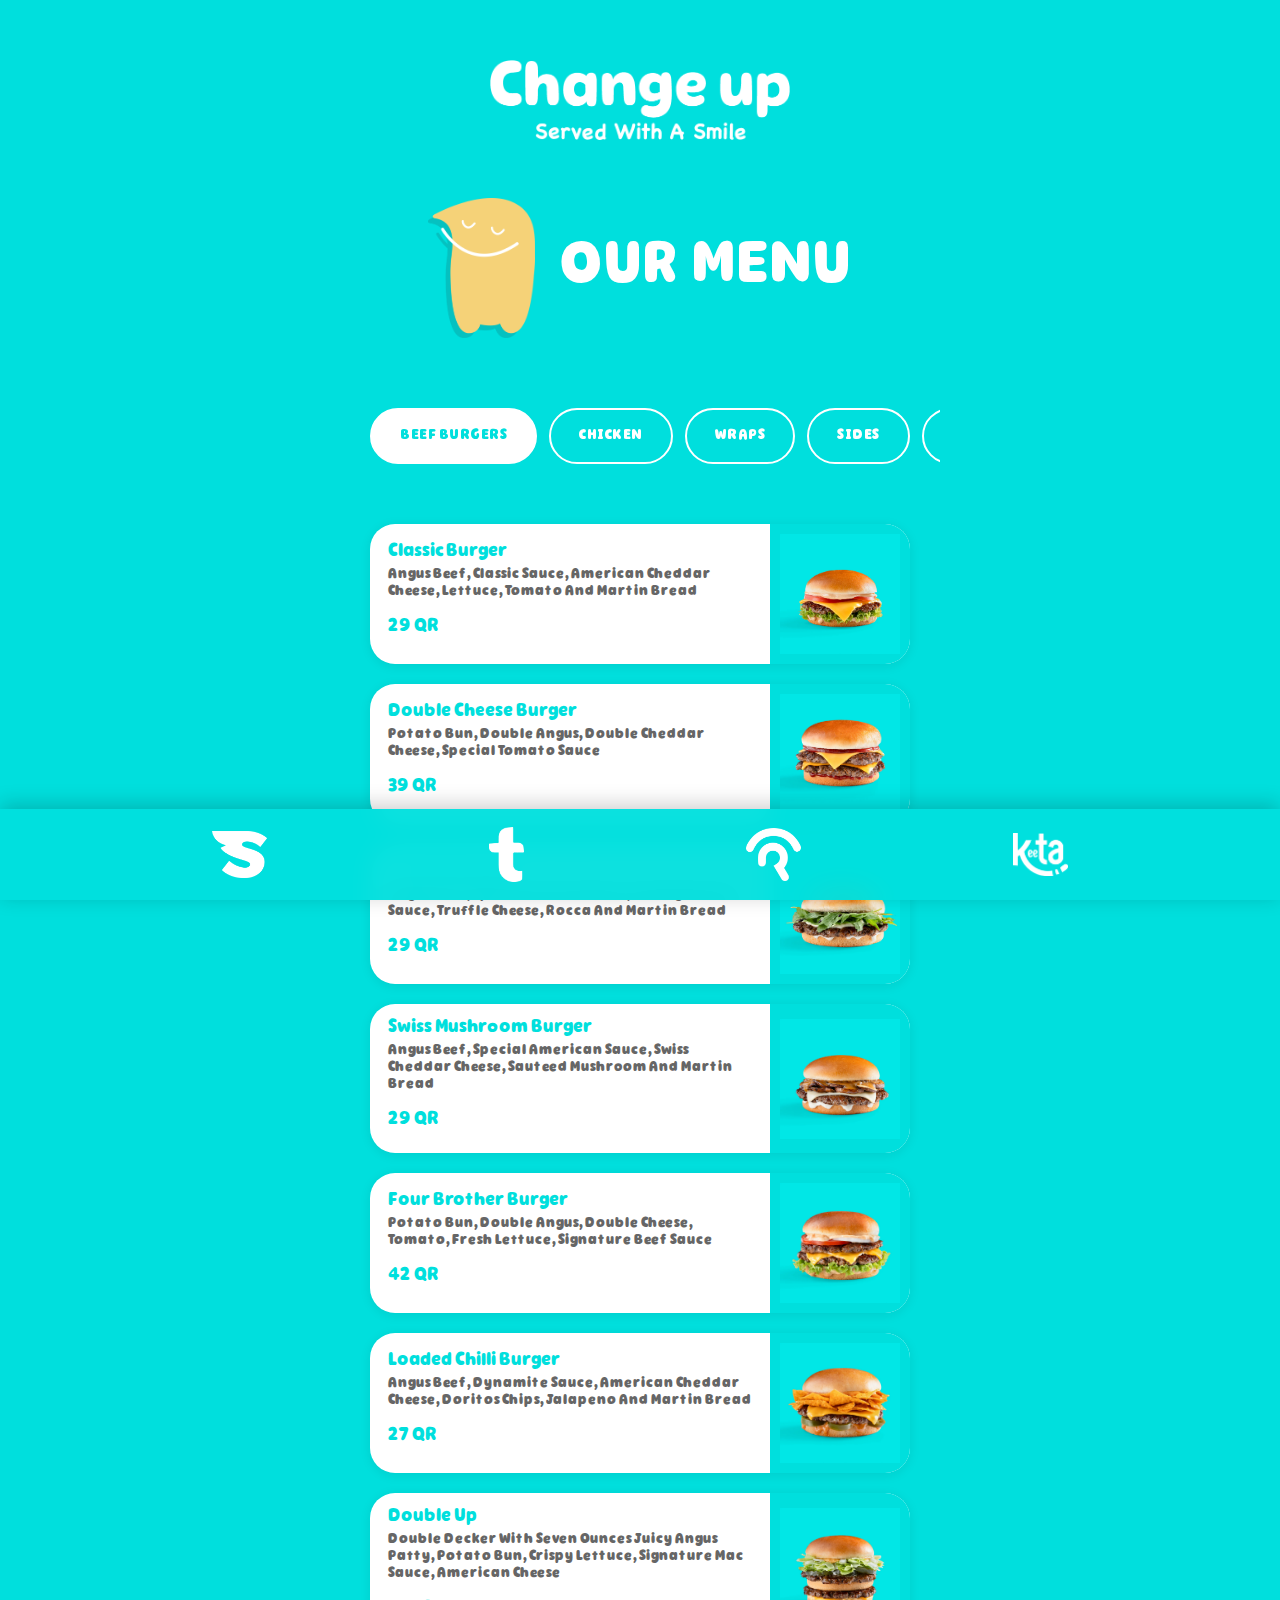
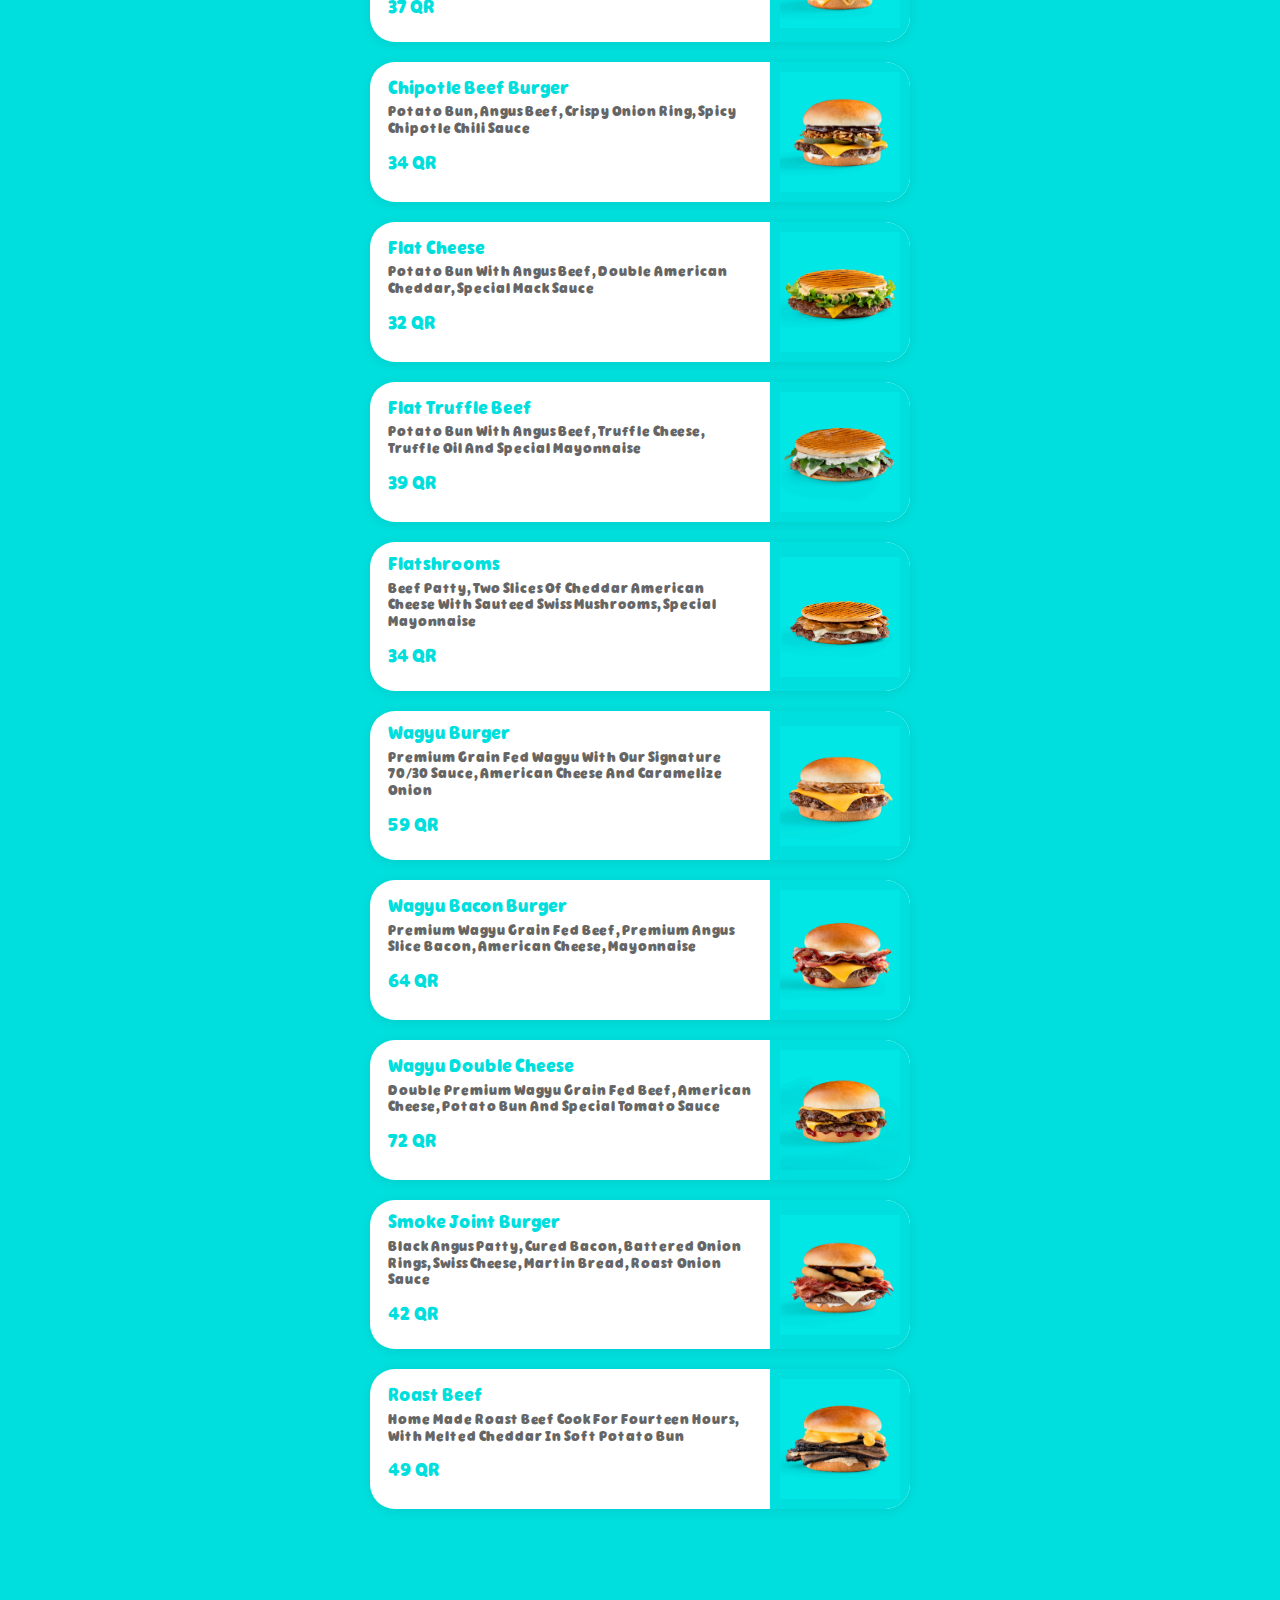
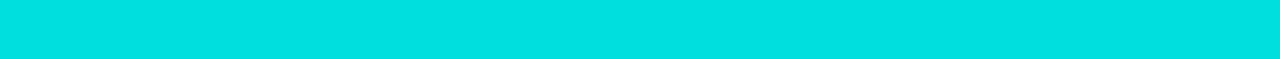
<file: menu/index.html>
<!DOCTYPE html>
<html lang="en">
<head>
    <meta charset="UTF-8">
    <meta name="viewport" content="width=device-width, initial-scale=1.0, maximum-scale=1.0, user-scalable=no">
    <meta name="description" content="Change Up Menu - Premium Burgers, Chicken Sandwiches, Wagyu">
    <title>Menu - Change Up Qatar</title>
    <link rel="stylesheet" href="style.css">
</head>
<body>
    <!-- Header with Logo and Mascot -->
    <header class="menu-header">
        <div class="header-container">
            <img src="../Assets/Change up typography logo@4x.webp" alt="Change Up Logo" class="menu-logo">
            <div class="menu-title-wrapper">
                <img src="../Assets/mascot@4x.webp" alt="Change Up Mascot" class="menu-mascot">
                <h1 class="menu-page-title">OUR MENU</h1>
            </div>
        </div>
    </header>

    <!-- Category Navigation -->
    <nav class="category-nav">
        <div class="category-container">
            <button class="category-btn active" data-category="beef">Beef Burgers</button>
            <button class="category-btn" data-category="chicken">Chicken</button>
            <button class="category-btn" data-category="wraps">Wraps</button>
            <button class="category-btn" data-category="sides">Sides</button>
            <button class="category-btn" data-category="fries">Fries</button>
            <button class="category-btn" data-category="boxes">Boxes</button>
            <button class="category-btn" data-category="drinks">Drinks</button>
        </div>
    </nav>

    <!-- Menu Items -->
    <main class="menu-content">
        <!-- Beef Burgers -->
        <div class="menu-card" data-category="beef">
            <div class="card-info">
                <h3>Classic Burger</h3>
                <p class="card-description">Angus Beef, Classic Sauce, American Cheddar Cheese, Lettuce, Tomato And Martin Bread</p>
                <span class="card-price">29 QR</span>
            </div>
            <div class="card-image">
                <img src="../Assets/Updated Menu/ Classic Burger.webp" alt="Classic Burger" loading="lazy">
            </div>
        </div>

        <div class="menu-card" data-category="beef">
            <div class="card-info">
                <h3>Double Cheese Burger</h3>
                <p class="card-description">Potato Bun, Double Angus, Double Cheddar Cheese, Special Tomato Sauce</p>
                <span class="card-price">39 QR</span>
            </div>
            <div class="card-image">
                <img src="../Assets/Updated Menu/ Double Cheese Burger.webp" alt="Double Cheese Burger" loading="lazy">
            </div>
        </div>

        <div class="menu-card" data-category="beef">
            <div class="card-info">
                <h3>Truffle Burger</h3>
                <p class="card-description">Angus Beef, Special Truffle Sauce, Pomegranate Sauce, Truffle Cheese, Rocca And Martin Bread</p>
                <span class="card-price">29 QR</span>
            </div>
            <div class="card-image">
                <img src="../Assets/Updated Menu/Truffle Burger.webp" alt="Truffle Burger" loading="lazy">
            </div>
        </div>

        <div class="menu-card" data-category="beef">
            <div class="card-info">
                <h3>Swiss Mushroom Burger</h3>
                <p class="card-description">Angus Beef, Special American Sauce, Swiss Cheddar Cheese, Sauteed Mushroom And Martin Bread</p>
                <span class="card-price">29 QR</span>
            </div>
            <div class="card-image">
                <img src="../Assets/Updated Menu/Swiss Mushroom Burger.webp" alt="Swiss Mushroom Burger" loading="lazy">
            </div>
        </div>

        <div class="menu-card" data-category="beef">
            <div class="card-info">
                <h3>Four Brother Burger</h3>
                <p class="card-description">Potato Bun, Double Angus, Double Cheese, Tomato, Fresh Lettuce, Signature Beef Sauce</p>
                <span class="card-price">42 QR</span>
            </div>
            <div class="card-image">
                <img src="../Assets/Updated Menu/Four Brother Burger.webp" alt="Four Brother Burger" loading="lazy">
            </div>
        </div>

        <div class="menu-card" data-category="beef">
            <div class="card-info">
                <h3>Loaded Chilli Burger</h3>
                <p class="card-description">Angus Beef, Dynamite Sauce, American Cheddar Cheese, Doritos Chips, Jalapeno And Martin Bread</p>
                <span class="card-price">27 QR</span>
            </div>
            <div class="card-image">
                <img src="../Assets/Updated Menu/Loaded Chilli Burger.webp" alt="Loaded Chilli Burger" loading="lazy">
            </div>
        </div>

        <div class="menu-card" data-category="beef">
            <div class="card-info">
                <h3>Double Up</h3>
                <p class="card-description">Double Decker With Seven Ounces Juicy Angus Patty, Potato Bun, Crispy Lettuce, Signature Mac Sauce, American Cheese</p>
                <span class="card-price">37 QR</span>
            </div>
            <div class="card-image">
                <img src="../Assets/Updated Menu/Double Up.webp" alt="Double Up" loading="lazy">
            </div>
        </div>

        <div class="menu-card" data-category="beef">
            <div class="card-info">
                <h3>Chipotle Beef Burger</h3>
                <p class="card-description">Potato Bun, Angus Beef, Crispy Onion Ring, Spicy Chipotle Chili Sauce</p>
                <span class="card-price">34 QR</span>
            </div>
            <div class="card-image">
                <img src="../Assets/Updated Menu/Chipotle Beef Burger.webp" alt="Chipotle Beef Burger" loading="lazy">
            </div>
        </div>

        <div class="menu-card" data-category="beef">
            <div class="card-info">
                <h3>Flat Cheese</h3>
                <p class="card-description">Potato Bun With Angus Beef, Double American Cheddar, Special Mack Sauce</p>
                <span class="card-price">32 QR</span>
            </div>
            <div class="card-image">
                <img src="../Assets/Updated Menu/Flat Cheese.webp" alt="Flat Cheese" loading="lazy">
            </div>
        </div>

        <div class="menu-card" data-category="beef">
            <div class="card-info">
                <h3>Flat Truffle Beef</h3>
                <p class="card-description">Potato Bun With Angus Beef, Truffle Cheese, Truffle Oil And Special Mayonnaise</p>
                <span class="card-price">39 QR</span>
            </div>
            <div class="card-image">
                <img src="../Assets/Updated Menu/Flat Truffle Beef.webp" alt="Flat Truffle Beef" loading="lazy">
            </div>
        </div>

        <div class="menu-card" data-category="beef">
            <div class="card-info">
                <h3>Flatshrooms</h3>
                <p class="card-description">Beef Patty, Two Slices Of Cheddar American Cheese With Sauteed Swiss Mushrooms, Special Mayonnaise</p>
                <span class="card-price">34 QR</span>
            </div>
            <div class="card-image">
                <img src="../Assets/Updated Menu/Flatshrooms.webp" alt="Flatshrooms" loading="lazy">
            </div>
        </div>

        <div class="menu-card" data-category="beef">
            <div class="card-info">
                <h3>Wagyu Burger</h3>
                <p class="card-description">Premium Grain Fed Wagyu With Our Signature 70/30 Sauce, American Cheese And Caramelize Onion</p>
                <span class="card-price">59 QR</span>
            </div>
            <div class="card-image">
                <img src="../Assets/Updated Menu/Wagyu Burger.webp" alt="Wagyu Burger" loading="lazy">
            </div>
        </div>

        <div class="menu-card" data-category="beef">
            <div class="card-info">
                <h3>Wagyu Bacon Burger</h3>
                <p class="card-description">Premium Wagyu Grain Fed Beef, Premium Angus Slice Bacon, American Cheese, Mayonnaise</p>
                <span class="card-price">64 QR</span>
            </div>
            <div class="card-image">
                <img src="../Assets/Updated Menu/ Wagyu Bacon Burger.webp" alt="Wagyu Bacon Burger" loading="lazy">
            </div>
        </div>

        <div class="menu-card" data-category="beef">
            <div class="card-info">
                <h3>Wagyu Double Cheese</h3>
                <p class="card-description">Double Premium Wagyu Grain Fed Beef, American Cheese, Potato Bun And Special Tomato Sauce</p>
                <span class="card-price">72 QR</span>
            </div>
            <div class="card-image">
                <img src="../Assets/Updated Menu/Wagyu Double Cheese Burger.webp" alt="Wagyu Double Cheese" loading="lazy">
            </div>
        </div>

        <div class="menu-card" data-category="beef">
            <div class="card-info">
                <h3>Smoke Joint Burger</h3>
                <p class="card-description">Black Angus Patty, Cured Bacon, Battered Onion Rings, Swiss Cheese, Martin Bread, Roast Onion Sauce</p>
                <span class="card-price">42 QR</span>
            </div>
            <div class="card-image">
                <img src="../Assets/Updated Menu/Smoke Joint Burger.webp" alt="Smoke Joint Burger" loading="lazy">
            </div>
        </div>

        <div class="menu-card" data-category="beef">
            <div class="card-info">
                <h3>Roast Beef</h3>
                <p class="card-description">Home Made Roast Beef Cook For Fourteen Hours, With Melted Cheddar In Soft Potato Bun</p>
                <span class="card-price">49 QR</span>
            </div>
            <div class="card-image">
                <img src="../Assets/Updated Menu/Roast Beef.webp" alt="Roast Beef" loading="lazy">
            </div>
        </div>

        <!-- Chicken Sandwiches -->
        <div class="menu-card" data-category="chicken">
            <div class="card-info">
                <h3>Classic Chicken</h3>
                <p class="card-description">Signature Crispy Chicken Breast, Lettuce, American Cheese, Potato Bun And Mayonnaise</p>
                <span class="card-price">29 QR</span>
            </div>
            <div class="card-image">
                <img src="../Assets/Updated Menu/Classic Chicken.webp" alt="Classic Chicken" loading="lazy">
            </div>
        </div>

        <div class="menu-card" data-category="chicken">
            <div class="card-info">
                <h3>Classic Spicy Chicken</h3>
                <p class="card-description">Signature Crispy Chicken Breast Marinated With Spices, American Cheese, Lettuce, Coleslaw Salad, Potato Bun</p>
                <span class="card-price">33 QR</span>
            </div>
            <div class="card-image">
                <img src="../Assets/Updated Menu/Classic Spicy Chicken.webp" alt="Classic Spicy Chicken" loading="lazy">
            </div>
        </div>

        <div class="menu-card" data-category="chicken">
            <div class="card-info">
                <h3>AK-47 Chicken</h3>
                <p class="card-description">Crispy Tender Chicken, Special Spices, Special Marination, Sriracha Sauce, AK-Oil, Pickles And Martin Bread</p>
                <span class="card-price">33 QR</span>
            </div>
            <div class="card-image">
                <img src="../Assets/Updated Menu/Ak-47 Chicken Sandwich.webp" alt="AK-47 Chicken" loading="lazy">
            </div>
        </div>

        <div class="menu-card" data-category="chicken">
            <div class="card-info">
                <h3>Sriracha Chicken</h3>
                <p class="card-description">Crispy Tender Chicken, Special Marination, Special Spices, Sriracha Sauce, Cabbage, Lettuce And Martin Bread</p>
                <span class="card-price">32 QR</span>
            </div>
            <div class="card-image">
                <img src="../Assets/Updated Menu/Sriracha Chicken Sandwich.webp" alt="Sriracha Chicken" loading="lazy">
            </div>
        </div>

        <div class="menu-card" data-category="chicken">
            <div class="card-info">
                <h3>Buffalo Chicken</h3>
                <p class="card-description">Crispy Tender Chicken, Special Marination, Buffalo Sauce, Cabbage, Carrot Slices And Martin Bread</p>
                <span class="card-price">32 QR</span>
            </div>
            <div class="card-image">
                <img src="../Assets/Updated Menu/Buffalo Chicken Sandwich .webp" alt="Buffalo Chicken" loading="lazy">
            </div>
        </div>

        <div class="menu-card" data-category="chicken">
            <div class="card-info">
                <h3>Chipotle Chicken</h3>
                <p class="card-description">Crispy Chicken Breast, American Cheese, Potato Bun And Spicy Chipotle Chili Sauce</p>
                <span class="card-price">33 QR</span>
            </div>
            <div class="card-image">
                <img src="../Assets/Updated Menu/Chipotle Chicken Burger.webp" alt="Chipotle Chicken" loading="lazy">
            </div>
        </div>

        <div class="menu-card" data-category="chicken">
            <div class="card-info">
                <h3>Cheesy Truffle Chicken</h3>
                <p class="card-description">Crispy Chicken Breast, Parmesan Cheese, Potato Bun, Mayonnaise, Truffle Oil And Rocca</p>
                <span class="card-price">39 QR</span>
            </div>
            <div class="card-image">
                <img src="../Assets/Updated Menu/Cheesy Truffle Chicken Burger.webp" alt="Cheesy Truffle Chicken" loading="lazy">
            </div>
        </div>

        <div class="menu-card" data-category="chicken">
            <div class="card-info">
                <h3>Scorpion Tail Chicken</h3>
                <p class="card-description">Signature Crispy Chicken Breast, Lettuce, Coleslaw Salad, Potato Bun And Glazed With Scorpion Dressing</p>
                <span class="card-price">42 QR</span>
            </div>
            <div class="card-image">
                <img src="../Assets/Updated Menu/Scorpion Tail Chicken Very Spicy.webp" alt="Scorpion Tail Chicken" loading="lazy">
            </div>
        </div>

        <div class="menu-card" data-category="chicken">
            <div class="card-info">
                <h3>Royale Chicken</h3>
                <p class="card-description">White Sesame Bread, Special Sauce, American Cheese, Shredded Romaine Lettuce, Crispy Chicken Breast</p>
                <span class="card-price">27 QR</span>
            </div>
            <div class="card-image">
                <img src="../Assets/Updated Menu/Royale Chicken Sandwich.webp" alt="Royale Chicken" loading="lazy">
            </div>
        </div>

        <div class="menu-card" data-category="chicken">
            <div class="card-info">
                <h3>Flat Chick</h3>
                <p class="card-description">Potato Bun, Fried Crispy Chicken Breast Fillet, American Cheddar, Special Mayonnaise</p>
                <span class="card-price">32 QR</span>
            </div>
            <div class="card-image">
                <img src="../Assets/Updated Menu/Flat Chick.webp" alt="Flat Chick" loading="lazy">
            </div>
        </div>

        <div class="menu-card" data-category="chicken">
            <div class="card-info">
                <h3>Flat Truffle Chick</h3>
                <p class="card-description">Potato Bun, Fried Crispy Chicken Breast Fillet, Truffle Cheese, Truffle Oil, Special Mayonnaise</p>
                <span class="card-price">39 QR</span>
            </div>
            <div class="card-image">
                <img src="../Assets/Updated Menu/Flat Truffle Chick.webp" alt="Flat Truffle Chick" loading="lazy">
            </div>
        </div>

        <!-- Wraps -->
        <div class="menu-card" data-category="wraps">
            <div class="card-info">
                <h3>Classic Chicken Wrap</h3>
                <p class="card-description">Signature Crispy Chicken, Lettuce, Tomato, Pickles And Special Sauce In Tortilla Wrap</p>
                <span class="card-price">25 QR</span>
            </div>
            <div class="card-image">
                <img src="../Assets/Updated Menu/Classic Chicken Wrap.webp" alt="Classic Chicken Wrap" loading="lazy">
            </div>
        </div>

        <div class="menu-card" data-category="wraps">
            <div class="card-info">
                <h3>Sriracha Chicken Wrap</h3>
                <p class="card-description">Crispy Chicken, Sriracha Sauce, Lettuce, Cabbage In Tortilla Wrap</p>
                <span class="card-price">27 QR</span>
            </div>
            <div class="card-image">
                <img src="../Assets/Updated Menu/ Sriracha Chicken Wrap.webp" alt="Sriracha Chicken Wrap" loading="lazy">
            </div>
        </div>

        <div class="menu-card" data-category="wraps">
            <div class="card-info">
                <h3>AK-47 Wrap</h3>
                <p class="card-description">Crispy Chicken, AK-47 Special Sauce, Pickles, Lettuce In Tortilla Wrap</p>
                <span class="card-price">27 QR</span>
            </div>
            <div class="card-image">
                <img src="../Assets/Updated Menu/Ak 47 Wrap.webp" alt="AK-47 Wrap" loading="lazy">
            </div>
        </div>

        <!-- Sides -->
        <div class="menu-card" data-category="sides">
            <div class="card-info">
                <h3>Classic Chicken Bites</h3>
                <p class="card-description">Chicken Tender Bites With Signature Breading And Spices, Serve With Signature Change Up Chicken Sauce</p>
                <span class="card-price">25 QR</span>
            </div>
            <div class="card-image">
                <img src="../Assets/Updated Menu/Classic Chicken Bites.webp" alt="Classic Chicken Bites" loading="lazy">
            </div>
        </div>

        <div class="menu-card" data-category="sides">
            <div class="card-info">
                <h3>Classic Spicy Chicken Bites</h3>
                <p class="card-description">Chicken Tender Bites Marinated In Our Secret Recipe Spicy Marinade</p>
                <span class="card-price">27 QR</span>
            </div>
            <div class="card-image">
                <img src="../Assets/Updated Menu/Classic Chicken Spicy Bites.webp" alt="Classic Spicy Chicken Bites" loading="lazy">
            </div>
        </div>

        <div class="menu-card" data-category="sides">
            <div class="card-info">
                <h3>Buffalo Chicken Bites</h3>
                <p class="card-description">Chicken Tender Bites With Our Signature Home Made Buffalo Sauce, Top With Cool Ranch</p>
                <span class="card-price">28 QR</span>
            </div>
            <div class="card-image">
                <img src="../Assets/Updated Menu/Buffalo Chicken Bites.webp" alt="Buffalo Chicken Bites" loading="lazy">
            </div>
        </div>

        <div class="menu-card" data-category="sides">
            <div class="card-info">
                <h3>BBQ Chicken Bites</h3>
                <p class="card-description">Chicken Tender Bites With Special BBQ Sauce</p>
                <span class="card-price">28 QR</span>
            </div>
            <div class="card-image">
                <img src="../Assets/Updated Menu/Bbq Chicken Bites.webp" alt="BBQ Chicken Bites" loading="lazy">
            </div>
        </div>

        <div class="menu-card" data-category="sides">
            <div class="card-info">
                <h3>Scorpion Chicken Bites</h3>
                <p class="card-description">Change Up Signature Chicken Bites Glazed With Trinidad Scorpion Tail Sauce</p>
                <span class="card-price">33 QR</span>
            </div>
            <div class="card-image">
                <img src="../Assets/Updated Menu/Scorpion Chicken Bites Very Spicy .webp" alt="Scorpion Chicken Bites" loading="lazy">
            </div>
        </div>

        <div class="menu-card" data-category="sides">
            <div class="card-info">
                <h3>Buffalo Maple Shrimp</h3>
                <p class="card-description">Crispy Golden Fried Shrimp With Buffalo Maple Sauce</p>
                <span class="card-price">35 QR</span>
            </div>
            <div class="card-image">
                <img src="../Assets/Updated Menu/Buffalo Maple Shrimp.webp" alt="Buffalo Maple Shrimp" loading="lazy">
            </div>
        </div>

        <div class="menu-card" data-category="sides">
            <div class="card-info">
                <h3>Mozzarella Sticks</h3>
                <p class="card-description">4 Pieces Of Mozzarella Sticks And Dynamite Sauce</p>
                <span class="card-price">27 QR</span>
            </div>
            <div class="card-image">
                <img src="../Assets/Updated Menu/Mozzarella Sticks.webp" alt="Mozzarella Sticks" loading="lazy">
            </div>
        </div>

        <div class="menu-card" data-category="sides">
            <div class="card-info">
                <h3>Mac and Cheese Balls</h3>
                <p class="card-description">Creamy Mac And Cheese Balls Fried To Golden Perfection</p>
                <span class="card-price">25 QR</span>
            </div>
            <div class="card-image">
                <img src="../Assets/Updated Menu/Mac and Cheese Balls.webp" alt="Mac and Cheese Balls" loading="lazy">
            </div>
        </div>

        <div class="menu-card" data-category="sides">
            <div class="card-info">
                <h3>Jalapeno Cheese Bomb</h3>
                <p class="card-description">Home Made Creamy Cheese With Fresh Jalapeno Fried In Crispy Batter With Pimiento Sauce</p>
                <span class="card-price">25 QR</span>
            </div>
            <div class="card-image">
                <img src="../Assets/Updated Menu/Jalapeno Cheese Bomb.webp" alt="Jalapeno Cheese Bomb" loading="lazy">
            </div>
        </div>

        <div class="menu-card" data-category="sides">
            <div class="card-info">
                <h3>Battered Onion Rings</h3>
                <p class="card-description">Fresh Onion Rings Fried In Homemade Crispy Batter With Tartare Sauce</p>
                <span class="card-price">23 QR</span>
            </div>
            <div class="card-image">
                <img src="../Assets/Updated Menu/Battered Onion Rings.webp" alt="Battered Onion Rings" loading="lazy">
            </div>
        </div>

        <!-- Fries -->
        <div class="menu-card" data-category="fries">
            <div class="card-info">
                <h3>Classic Fries</h3>
                <p class="card-description">Crispy Belgian Fries</p>
                <span class="card-price">15 QR</span>
            </div>
            <div class="card-image">
                <img src="../Assets/Updated Menu/Classic Fries.webp" alt="Classic Fries" loading="lazy">
            </div>
        </div>

        <div class="menu-card" data-category="fries">
            <div class="card-info">
                <h3>Truffle Fries</h3>
                <p class="card-description">Potatoes With Truffle Oil, Parmesan Cheese, Bacon Slice, And Special Spices</p>
                <span class="card-price">29 QR</span>
            </div>
            <div class="card-image">
                <img src="../Assets/Updated Menu/Truffle Fries.webp" alt="Truffle Fries" loading="lazy">
            </div>
        </div>

        <div class="menu-card" data-category="fries">
            <div class="card-info">
                <h3>Commando Fries</h3>
                <p class="card-description">Crispy Belgian Fries, Ground Angus Beef Marinated With Louisiana Spices, Four Cheese Sauce</p>
                <span class="card-price">29 QR</span>
            </div>
            <div class="card-image">
                <img src="../Assets/Updated Menu/Commando Fries.webp" alt="Commando Fries" loading="lazy">
            </div>
        </div>

        <div class="menu-card" data-category="fries">
            <div class="card-info">
                <h3>Cheese Fries</h3>
                <p class="card-description">Crispy Belgian Fries With Cheddar Cheese Sauce</p>
                <span class="card-price">19 QR</span>
            </div>
            <div class="card-image">
                <img src="../Assets/Updated Menu/Cheese Fries.webp" alt="Cheese Fries" loading="lazy">
            </div>
        </div>

        <div class="menu-card" data-category="fries">
            <div class="card-info">
                <h3>Four Cheese Fries</h3>
                <p class="card-description">Crispy Belgian Fries, Four Different Special Cheese</p>
                <span class="card-price">27 QR</span>
            </div>
            <div class="card-image">
                <img src="../Assets/Updated Menu/Four Cheese Fries.webp" alt="Four Cheese Fries" loading="lazy">
            </div>
        </div>

        <div class="menu-card" data-category="fries">
            <div class="card-info">
                <h3>Samurai Fries</h3>
                <p class="card-description">Crispy Fries With Special Samurai Sauce And Spices</p>
                <span class="card-price">23 QR</span>
            </div>
            <div class="card-image">
                <img src="../Assets/Updated Menu/Samurai Fries.webp" alt="Samurai Fries" loading="lazy">
            </div>
        </div>

        <div class="menu-card" data-category="fries">
            <div class="card-info">
                <h3>Chipotle Fries</h3>
                <p class="card-description">Crispy Fries With Spicy Chipotle Sauce</p>
                <span class="card-price">23 QR</span>
            </div>
            <div class="card-image">
                <img src="../Assets/Updated Menu/Chipotle Fries.webp" alt="Chipotle Fries" loading="lazy">
            </div>
        </div>

        <!-- Boxes -->
        <div class="menu-card" data-category="boxes">
            <div class="card-info">
                <h3>Premium Box</h3>
                <p class="card-description">Classic Burger, Double Cheese Burger, Swiss Mushroom Burger, Truffle Burger, Four Brother Burger + Fries</p>
                <span class="card-price">347 QR</span>
            </div>
            <div class="card-image">
                <img src="../Assets/Updated Menu/Premium Box.webp" alt="Premium Box" loading="lazy">
            </div>
        </div>

        <div class="menu-card" data-category="boxes">
            <div class="card-info">
                <h3>Beef Box</h3>
                <p class="card-description">Classic Burger, Double Cheese, Swiss Mushroom, Truffle, Four Brother + Fries</p>
                <span class="card-price">247 QR</span>
            </div>
            <div class="card-image">
                <img src="../Assets/Updated Menu/Beef Box.webp" alt="Beef Box" loading="lazy">
            </div>
        </div>

        <div class="menu-card" data-category="boxes">
            <div class="card-info">
                <h3>Chicken Box</h3>
                <p class="card-description">AK-47, Classic Spicy, Classic, Sriracha, Buffalo, Nashville Toast + Fries</p>
                <span class="card-price">227 QR</span>
            </div>
            <div class="card-image">
                <img src="../Assets/Updated Menu/Chicken Box.webp" alt="Chicken Box" loading="lazy">
            </div>
        </div>

        <div class="menu-card" data-category="boxes">
            <div class="card-info">
                <h3>Kids Meal</h3>
                <p class="card-description">Kids Burger Or Chicken Bites + Fries + Drink</p>
                <span class="card-price">25 QR</span>
            </div>
            <div class="card-image">
                <img src="../Assets/Updated Menu/Kids Meal.webp" alt="Kids Meal" loading="lazy">
            </div>
        </div>

        <!-- Drinks -->
        <div class="menu-card" data-category="drinks">
            <div class="card-info">
                <h3>Strawberry Mojito</h3>
                <p class="card-description">Fresh strawberry mojito</p>
                <span class="card-price">15 QR</span>
            </div>
            <div class="card-image">
                <img src="../Assets/Updated Menu/ Strawberry Mojito.webp" alt="Strawberry Mojito" loading="lazy">
            </div>
        </div>

        <div class="menu-card" data-category="drinks">
            <div class="card-info">
                <h3>Blueberry Berry Mojito</h3>
                <p class="card-description">Refreshing blueberry mojito</p>
                <span class="card-price">15 QR</span>
            </div>
            <div class="card-image">
                <img src="../Assets/Updated Menu/Blueberry Berry Mojito.webp" alt="Blueberry Berry Mojito" loading="lazy">
            </div>
        </div>

        <div class="menu-card" data-category="drinks">
            <div class="card-info">
                <h3>Raspberry Mojito</h3>
                <p class="card-description">Fresh raspberry mojito</p>
                <span class="card-price">15 QR</span>
            </div>
            <div class="card-image">
                <img src="../Assets/Updated Menu/Raspberry Mojito.webp" alt="Raspberry Mojito" loading="lazy">
            </div>
        </div>

        <div class="menu-card" data-category="drinks">
            <div class="card-info">
                <h3>Pomegranate Mojito</h3>
                <p class="card-description">Refreshing pomegranate mojito</p>
                <span class="card-price">15 QR</span>
            </div>
            <div class="card-image">
                <img src="../Assets/Updated Menu/Pomegranate Mojito.webp" alt="Pomegranate Mojito" loading="lazy">
            </div>
        </div>

        <div class="menu-card" data-category="drinks">
            <div class="card-info">
                <h3>Passion Fruit Mojito</h3>
                <p class="card-description">Tropical passion fruit mojito</p>
                <span class="card-price">15 QR</span>
            </div>
            <div class="card-image">
                <img src="../Assets/Updated Menu/Passion Fruit Mojito.webp" alt="Passion Fruit Mojito" loading="lazy">
            </div>
        </div>

        <div class="menu-card" data-category="drinks">
            <div class="card-info">
                <h3>Mango Mojito</h3>
                <p class="card-description">Fresh mango mojito</p>
                <span class="card-price">15 QR</span>
            </div>
            <div class="card-image">
                <img src="../Assets/Updated Menu/Mango Mojito.webp" alt="Mango Mojito" loading="lazy">
            </div>
        </div>

        <div class="menu-card" data-category="drinks">
            <div class="card-info">
                <h3>Fresh Orange Juice</h3>
                <p class="card-description">Freshly squeezed orange juice</p>
                <span class="card-price">12 QR</span>
            </div>
            <div class="card-image">
                <img src="../Assets/Updated Menu/Fresh Orange Juice.webp" alt="Fresh Orange Juice" loading="lazy">
            </div>
        </div>
    </main>

    <!-- Bottom Delivery Navigation -->
    <nav class="delivery-nav">
        <a href="https://snoonu.com/restaurants/change-up" target="_blank" rel="noopener" class="delivery-link">
            <img src="../Assets/Snoonu@9x.webp" alt="Order on Snoonu">
        </a>
        <a href="https://www.talabat.com/qatar/change-up-restaurant" target="_blank" rel="noopener" class="delivery-link">
            <img src="../Assets/Talabat@9x.webp" alt="Order on Talabat">
        </a>
        <a href="https://www.gorafeeq.com/en/home/restaurants/change-up-14096" target="_blank" rel="noopener" class="delivery-link">
            <img src="../Assets/Rafeeq@9x.webp" alt="Order on Rafeeq">
        </a>
        <a href="https://url-eu.mykeeta.com/changeup" target="_blank" rel="noopener" class="delivery-link">
            <img src="../Assets/Keeta@9x.webp" alt="Order on Keeta">
        </a>
    </nav>

    <script src="script.js"></script>
</body>
</html>
</file>
<file: styles.css>
/* Font Faces */
@font-face {
    font-family: 'Rabie';
    src: url('fonts/Rabie-Semibold.ttf') format('truetype');
    font-weight: 600;
    font-style: normal;
}

@font-face {
    font-family: 'Rabie';
    src: url('fonts/Rabie-Bold.ttf') format('truetype');
    font-weight: 700;
    font-style: normal;
}

/* Reset & Base Styles */
* {
    margin: 0;
    padding: 0;
    box-sizing: border-box;
}

html {
    scroll-behavior: smooth;
}

body {
    font-family: 'Rabie', sans-serif;
    background-color: #00dfdd;
    overflow-x: hidden;
}

/* Navigation */
.navbar {
    position: fixed;
    top: 20px;
    left: 50%;
    transform: translateX(-50%);
    width: 98%;
    max-width: 1600px;
    z-index: 1000;
    transition: all 0.3s ease;
}

.navbar.scrolled {
    top: 10px;
    width: 95%;
}

.nav-container {
    background-color: rgba(0, 223, 221, 0.95);
    backdrop-filter: blur(10px);
    border-radius: 12px;
    padding: 18px 60px;
    display: flex;
    align-items: center;
    justify-content: space-between;
    box-shadow: 0 4px 15px rgba(0, 0, 0, 0.1);
}

.nav-left {
    flex: 0 0 auto;
    display: flex;
    align-items: center;
    min-width: 60px;
}

.logo-icon {
    height: 55px;
    width: auto;
}

.logo-icon-center {
    display: none;
}

.nav-center {
    position: absolute;
    left: 50%;
    transform: translateX(-50%);
    display: flex;
    justify-content: center;
    align-items: center;
    gap: 0;
}

.logo-typography {
    height: 45px;
    width: auto;
}

.nav-right {
    flex: 0 0 auto;
    display: flex;
    justify-content: flex-end;
    align-items: center;
    gap: 45px;
    min-width: 400px;
}

.nav-right a {
    color: white;
    text-decoration: none;
    font-size: 18px;
    font-weight: 600;
    transition: opacity 0.3s ease;
    white-space: nowrap;
}

.nav-right a:hover {
    opacity: 0.7;
}

.hamburger {
    display: none;
    flex-direction: column;
    background: none;
    border: none;
    cursor: pointer;
    padding: 8px;
    gap: 5px;
}

.hamburger span {
    display: block;
    width: 25px;
    height: 3px;
    background-color: white;
    border-radius: 2px;
    transition: all 0.3s ease;
}

.hamburger.active span:nth-child(1) {
    transform: rotate(45deg) translate(8px, 8px);
}

.hamburger.active span:nth-child(2) {
    opacity: 0;
}

.hamburger.active span:nth-child(3) {
    transform: rotate(-45deg) translate(7px, -7px);
}

.mobile-menu {
    display: none;
    flex-direction: column;
    background-color: rgba(0, 223, 221, 0.95);
    backdrop-filter: blur(10px);
    border-radius: 12px;
    margin-top: 10px;
    padding: 0;
    max-height: 0;
    overflow: hidden;
    transition: all 0.3s ease;
}

.mobile-menu.active {
    max-height: 300px;
    padding: 20px;
}

.mobile-menu a {
    color: white;
    text-decoration: none;
    padding: 15px;
    font-size: 18px;
    font-weight: 600;
    text-align: center;
    transition: opacity 0.3s ease;
}

.mobile-menu a:hover {
    opacity: 0.7;
}

/* Hero Section */
.hero {
    min-height: 100vh;
    background-color: #00dfdd;
    display: flex;
    flex-direction: column;
    align-items: center;
    justify-content: center;
    position: relative;
    padding: 100px 40px 40px;
}

.hero-content {
    display: flex;
    align-items: center;
    justify-content: space-between;
    gap: 80px;
    max-width: 1400px;
    width: 100%;
}

.hero-text {
    flex: 0 1 auto;
    color: white;
}

.hero-title {
    font-size: clamp(70px, 11vw, 160px);
    font-weight: 700;
    margin-bottom: 20px;
    line-height: 0.9;
    letter-spacing: -0.02em;
}

.hero-subtitle {
    font-size: clamp(20px, 2vw, 32px);
    font-weight: 600;
    background-color: white;
    color: #00dfdd;
    display: inline-block;
    padding: 8px 22px;
    border-radius: 12px;
    width: fit-content;
    margin-bottom: 30px;
}

.hero-cta {
    display: flex;
    gap: 20px;
    margin-top: 30px;
}

.cta-button {
    padding: 15px 35px;
    border-radius: 50px;
    font-size: 18px;
    font-weight: 700;
    text-decoration: none;
    transition: all 0.3s ease;
    display: inline-block;
}

.cta-button.primary {
    background-color: white;
    color: #00dfdd;
}

.cta-button.primary:hover {
    background-color: #333;
    color: white;
    transform: translateY(-2px);
}

.cta-button.secondary {
    background-color: transparent;
    color: white;
    border: 2px solid white;
}

.cta-button.secondary:hover {
    background-color: white;
    color: #00dfdd;
    transform: translateY(-2px);
}

.hero-mascot {
    flex: 0 1 auto;
    display: flex;
    justify-content: center;
    align-items: center;
}

.mascot {
    width: clamp(350px, 35vw, 550px);
    height: auto;
    animation: float 3s ease-in-out infinite;
}

@keyframes float {
    0%, 100% {
        transform: translateY(0px);
    }
    50% {
        transform: translateY(-20px);
    }
}

.scroll-indicator {
    position: absolute;
    bottom: 40px;
    left: 50%;
    transform: translateX(-50%);
    color: white;
    font-size: 20px;
    font-weight: 600;
    animation: bounce 2s infinite;
    cursor: pointer;
}

@keyframes bounce {
    0%, 20%, 50%, 80%, 100% {
        transform: translateX(-50%) translateY(0);
    }
    40% {
        transform: translateX(-50%) translateY(-10px);
    }
    60% {
        transform: translateX(-50%) translateY(-5px);
    }
}

/* About Section */
.about-section {
    background-color: white;
    padding: 100px 40px;
}

.about-container {
    max-width: 1400px;
    margin: 0 auto;
}

.about-content {
    display: flex;
    align-items: center;
    gap: 80px;
    margin-bottom: 60px;
}

.about-text {
    flex: 1;
}

.about-title {
    font-size: clamp(50px, 8vw, 100px);
    font-weight: 700;
    color: #00dfdd;
    margin-bottom: 25px;
}

.about-description {
    font-size: clamp(18px, 2vw, 22px);
    font-weight: 600;
    color: #333;
    line-height: 1.6;
}

.about-image {
    flex: 0 0 300px;
    display: flex;
    justify-content: center;
}

.about-image img {
    width: 100%;
    max-width: 300px;
    height: auto;
}

.about-stats {
    display: flex;
    justify-content: center;
    gap: 80px;
    flex-wrap: wrap;
    padding: 40px;
    background-color: #f8f8f8;
    border-radius: 25px;
}

.stat-item {
    text-align: center;
}

.stat-number {
    font-size: clamp(45px, 6vw, 70px);
    font-weight: 700;
    color: #00dfdd;
    margin-bottom: 5px;
}

.stat-label {
    font-size: clamp(16px, 1.5vw, 20px);
    font-weight: 600;
    color: #666;
}

/* Menu Section */
.menu-section {
    background-color: #f8f8f8;
    padding: 100px 40px;
}

.menu-container {
    max-width: 1600px;
    margin: 0 auto;
}

.menu-title {
    font-size: clamp(50px, 8vw, 100px);
    font-weight: 700;
    color: #00dfdd;
    text-align: center;
    margin-bottom: 40px;
}

/* Menu Tabs */
.menu-tabs {
    display: flex;
    justify-content: center;
    gap: 15px;
    margin-bottom: 50px;
    flex-wrap: wrap;
}

.menu-tab {
    padding: 12px 30px;
    border: none;
    background-color: white;
    color: #666;
    font-size: 16px;
    font-weight: 600;
    border-radius: 50px;
    cursor: pointer;
    transition: all 0.3s ease;
    font-family: 'Rabie', sans-serif;
}

.menu-tab:hover {
    background-color: #00dfdd;
    color: white;
    transform: translateY(-2px);
}

.menu-tab.active {
    background-color: #00dfdd;
    color: white;
}

/* Menu Grid */
.menu-grid {
    display: grid;
    grid-template-columns: repeat(auto-fill, minmax(320px, 1fr));
    gap: 30px;
    justify-items: center;
}

.menu-card {
    background-color: white;
    border-radius: 25px;
    padding: 20px;
    transition: all 0.3s ease;
    max-width: 380px;
    width: 100%;
    box-shadow: 8px 8px 15px rgba(0, 0, 0, 0.08);
    position: relative;
}

.menu-card:hover {
    transform: translateY(-5px);
    box-shadow: 10px 10px 25px rgba(0, 0, 0, 0.12);
}

.menu-card.hidden {
    display: none;
}

.menu-card-image {
    width: 100%;
    height: 280px;
    overflow: hidden;
    background-color: #f8f8f8;
    border-radius: 25px;
    margin-bottom: 15px;
    display: flex;
    align-items: center;
    justify-content: center;
}

.menu-card-image img {
    width: 100%;
    height: 100%;
    object-fit: cover;
    border-radius: 25px;
}

.menu-card-content {
    text-align: center;
    position: relative;
}

.promo-badge, .spicy-badge {
    position: absolute;
    top: -10px;
    right: 10px;
    background-color: #ff4444;
    color: white;
    padding: 5px 12px;
    border-radius: 20px;
    font-size: 12px;
    font-weight: 700;
    z-index: 10;
}

.spicy-badge {
    background-color: #ff6b00;
}

.menu-card-name {
    font-size: 24px;
    font-weight: 700;
    color: #00dfdd;
    margin-bottom: 10px;
    margin-top: 10px;
}

.menu-card-description {
    font-size: 14px;
    font-weight: 600;
    color: #666;
    line-height: 1.5;
    margin-bottom: 15px;
}

.menu-card-price {
    font-size: 26px;
    font-weight: 700;
    color: #00dfdd;
}

.original-price {
    font-size: 18px;
    color: #999;
    text-decoration: line-through;
    margin-left: 10px;
}

/* Order Online Section */
.order-section {
    background-color: #00dfdd;
    padding: 100px 40px;
}

.order-container {
    max-width: 1200px;
    margin: 0 auto;
    text-align: center;
}

.order-title {
    font-size: clamp(50px, 8vw, 100px);
    font-weight: 700;
    color: white;
    margin-bottom: 15px;
}

.order-subtitle {
    font-size: clamp(18px, 2vw, 24px);
    font-weight: 600;
    color: white;
    margin-bottom: 50px;
}

.delivery-apps {
    display: flex;
    justify-content: center;
    gap: 40px;
    flex-wrap: wrap;
}

.app-link {
    text-decoration: none;
}

.app-card {
    background-color: white;
    padding: 40px 60px;
    border-radius: 25px;
    transition: all 0.3s ease;
    box-shadow: 8px 8px 15px rgba(0, 0, 0, 0.08);
    min-width: 200px;
}

.app-card:hover {
    transform: translateY(-8px);
    box-shadow: 10px 10px 25px rgba(0, 0, 0, 0.15);
}

.app-name {
    font-size: 28px;
    font-weight: 700;
    color: #00dfdd;
}

/* Locations Section */
.locations-section {
    background-color: white;
    padding: 100px 40px;
}

.locations-container {
    max-width: 1400px;
    margin: 0 auto;
}

.locations-title {
    font-size: clamp(50px, 8vw, 100px);
    font-weight: 700;
    color: #00dfdd;
    text-align: center;
    margin-bottom: 15px;
}

.locations-subtitle {
    font-size: clamp(20px, 2vw, 28px);
    font-weight: 700;
    color: #666;
    text-align: center;
    margin-bottom: 50px;
}

.locations-grid {
    display: grid;
    grid-template-columns: repeat(auto-fit, minmax(280px, 1fr));
    gap: 30px;
}

.location-card {
    background-color: #f8f8f8;
    border-radius: 25px;
    padding: 40px;
    text-align: center;
    box-shadow: 8px 8px 15px rgba(0, 0, 0, 0.05);
    transition: all 0.3s ease;
}

.location-card:hover {
    transform: translateY(-5px);
    box-shadow: 10px 10px 25px rgba(0, 0, 0, 0.1);
}

.location-icon {
    font-size: 50px;
    margin-bottom: 15px;
}

.location-name {
    font-size: 28px;
    font-weight: 700;
    color: #00dfdd;
    margin-bottom: 15px;
}

.location-phone {
    display: block;
    font-size: 22px;
    font-weight: 600;
    color: #333;
    text-decoration: none;
    margin-bottom: 15px;
}

.location-phone:hover {
    color: #00dfdd;
}

.whatsapp-btn {
    display: inline-block;
    background-color: #25D366;
    color: white;
    padding: 12px 30px;
    border-radius: 50px;
    text-decoration: none;
    font-weight: 700;
    font-size: 16px;
    transition: all 0.3s ease;
    margin-top: 10px;
}

.whatsapp-btn:hover {
    background-color: #128C7E;
    transform: translateY(-2px);
}

/* Footer */
.footer {
    background-color: #00dfdd;
    padding: 80px 40px 30px;
}

.footer-container {
    max-width: 1400px;
    margin: 0 auto;
    display: grid;
    grid-template-columns: repeat(auto-fit, minmax(250px, 1fr));
    gap: 50px;
    margin-bottom: 40px;
}

.footer-column {
    color: white;
}

.footer-logo {
    height: 60px;
    margin-bottom: 15px;
}

.footer-tagline {
    font-size: 16px;
    font-weight: 600;
    color: white;
}

.footer-column h4 {
    font-size: 22px;
    font-weight: 700;
    color: white;
    margin-bottom: 20px;
}

.footer-column ul {
    list-style: none;
}

.footer-column ul li {
    margin-bottom: 12px;
}

.footer-column ul li a {
    color: white;
    text-decoration: none;
    font-size: 16px;
    font-weight: 600;
    transition: opacity 0.3s ease;
}

.footer-column ul li a:hover {
    opacity: 0.7;
}

.footer-bottom {
    text-align: center;
    padding-top: 30px;
    border-top: 1px solid rgba(255, 255, 255, 0.2);
}

.footer-bottom p {
    font-size: 14px;
    font-weight: 600;
    color: white;
}

/* WhatsApp Floating Button */
.whatsapp-float {
    position: fixed;
    bottom: 30px;
    right: 30px;
    background-color: #25D366;
    width: 60px;
    height: 60px;
    border-radius: 50%;
    display: flex;
    align-items: center;
    justify-content: center;
    box-shadow: 0 4px 15px rgba(0, 0, 0, 0.3);
    z-index: 999;
    transition: all 0.3s ease;
    text-decoration: none;
}

.whatsapp-float:hover {
    transform: scale(1.1);
    box-shadow: 0 6px 20px rgba(0, 0, 0, 0.4);
}

.whatsapp-icon {
    font-size: 30px;
}

/* Back to Top Button */
.back-to-top {
    position: fixed;
    bottom: 30px;
    left: 30px;
    background-color: white;
    color: #00dfdd;
    width: 50px;
    height: 50px;
    border-radius: 50%;
    border: none;
    font-size: 24px;
    font-weight: 700;
    cursor: pointer;
    box-shadow: 0 4px 15px rgba(0, 0, 0, 0.2);
    z-index: 999;
    opacity: 0;
    visibility: hidden;
    transition: all 0.3s ease;
}

.back-to-top.visible {
    opacity: 1;
    visibility: visible;
}

.back-to-top:hover {
    background-color: #00dfdd;
    color: white;
    transform: translateY(-5px);
}

/* Loading Animation */
@keyframes fadeIn {
    from {
        opacity: 0;
        transform: translateY(20px);
    }
    to {
        opacity: 1;
        transform: translateY(0);
    }
}

.fade-in {
    animation: fadeIn 0.6s ease forwards;
}

/* Responsive Design */
@media (max-width: 1200px) {
    .hero-content {
        gap: 60px;
    }

    .about-content {
        gap: 50px;
    }
}

@media (max-width: 1024px) {
    .hero-content {
        flex-direction: column;
        gap: 50px;
        text-align: center;
    }

    .hero-text {
        display: flex;
        flex-direction: column;
        align-items: center;
    }

    .hero-cta {
        justify-content: center;
    }

    .about-content {
        flex-direction: column;
    }

    .about-image {
        flex: none;
    }
}

@media (max-width: 768px) {
    .navbar {
        width: 96%;
    }

    .nav-container {
        padding: 15px 30px;
        border-radius: 10px;
    }

    .logo-icon {
        height: 45px;
    }

    .logo-typography {
        height: 38px;
    }

    .nav-right {
        gap: 25px;
        min-width: auto;
    }

    .nav-right a {
        font-size: 16px;
    }

    .hero {
        padding: 100px 30px 30px;
    }

    .scroll-indicator {
        font-size: 14px;
    }

    .about-section, .menu-section, .order-section, .locations-section {
        padding: 70px 30px;
    }

    .about-stats {
        gap: 40px;
    }

    .menu-grid {
        grid-template-columns: 1fr;
    }

    .delivery-apps {
        flex-direction: column;
        align-items: center;
    }

    .footer-container {
        grid-template-columns: 1fr;
        gap: 40px;
        text-align: center;
    }

    .footer-logo {
        margin: 0 auto 15px;
        display: block;
    }
}

@media (max-width: 480px) {
    .nav-container {
        padding: 12px 20px;
        justify-content: space-between;
    }

    .nav-left {
        display: none;
    }

    .logo-icon-left {
        display: none;
    }

    .logo-icon-center {
        display: block;
        height: 45px;
    }

    .nav-center {
        position: absolute;
        left: 50%;
        transform: translateX(-50%);
    }

    .logo-typography {
        display: none;
    }

    .nav-right {
        display: none;
    }

    .hamburger {
        display: flex;
        margin-left: auto;
    }

    .mobile-menu {
        display: flex;
    }

    .hero {
        padding: 140px 20px 30px;
    }

    .hero-cta {
        flex-direction: column;
        width: 100%;
    }

    .cta-button {
        width: 100%;
        text-align: center;
    }

    .about-section, .menu-section, .order-section, .locations-section {
        padding: 60px 20px;
    }

    .footer {
        padding: 60px 20px 20px;
    }

    .whatsapp-float, .back-to-top {
        width: 50px;
        height: 50px;
        font-size: 24px;
    }

    .whatsapp-float {
        bottom: 20px;
        right: 20px;
    }

    .back-to-top {
        bottom: 20px;
        left: 20px;
    }
}

/* Print Styles */
@media print {
    .navbar, .hamburger, .mobile-menu, .whatsapp-float, .back-to-top, .scroll-indicator {
        display: none !important;
    }
}
</file>
<file: links/style.css>
@font-face {
    font-family: 'Rabie';
    src: url('../fonts/Rabie-Semibold.ttf') format('truetype');
    font-weight: 600;
    font-style: normal;
}

@font-face {
    font-family: 'Rabie';
    src: url('../fonts/Rabie-Bold.ttf') format('truetype');
    font-weight: 700;
    font-style: normal;
}

* {
    margin: 0;
    padding: 0;
    box-sizing: border-box;
}

body {
    font-family: 'Rabie', sans-serif;
    background-color: #00dfdd;
    color: white;
    -webkit-font-smoothing: antialiased;
    overflow-x: hidden;
}

/* Header — teal bg like the main site nav */
.links-header {
    background-color: #00dfdd;
    padding: 50px 20px 30px;
    text-align: center;
}

.header-container {
    max-width: 600px;
    margin: 0 auto;
}

.links-logo {
    height: 80px;
    width: auto;
    margin-bottom: 12px;
}

.links-tagline {
    font-size: 18px;
    font-weight: 600;
    color: white;
    background-color: rgba(255, 255, 255, 0.15);
    display: inline-block;
    padding: 6px 18px;
    border-radius: 12px;
}

/* Content area — white bg like the about section */
.links-content {
    max-width: 600px;
    margin: 0 auto;
    padding: 30px 20px 40px;
    display: flex;
    flex-direction: column;
    gap: 14px;
    background-color: white;
    border-radius: 25px 25px 0 0;
}

/* Cards — match menu-card style: white bg, 25px radius, offset shadow */
.link-card {
    background: #f8f8f8;
    display: flex;
    align-items: center;
    transition: transform 0.3s ease, box-shadow 0.3s ease;
    box-shadow: 4px 4px 10px rgba(0, 0, 0, 0.06);
    border-radius: 25px;
    text-decoration: none;
    color: #333;
    padding: 16px 20px;
    gap: 14px;
}

.link-card:hover {
    transform: translateY(-5px);
    box-shadow: 6px 6px 18px rgba(0, 0, 0, 0.1);
}

.link-card:active {
    transform: translateY(-2px);
}

/* Icon circles */
.link-icon {
    width: 46px;
    height: 46px;
    border-radius: 50%;
    display: flex;
    align-items: center;
    justify-content: center;
    flex-shrink: 0;
    background-color: #00dfdd;
    color: white;
}

.link-icon svg {
    width: 22px;
    height: 22px;
}

/* Delivery icons — white logos need the dark teal bg */
.link-icon.delivery-icon {
    background-color: #00bfbd;
}

.link-icon.delivery-icon img {
    width: 28px;
    height: 28px;
    object-fit: contain;
    filter: brightness(0) invert(1);
}

.link-info {
    flex: 1;
    min-width: 0;
}

.link-info h3 {
    font-size: 17px;
    font-weight: 700;
    color: #333;
    line-height: 1.3;
}

.link-info p {
    font-size: 13px;
    color: #999;
    margin-top: 2px;
    font-weight: 600;
}

.link-arrow {
    color: #00dfdd;
    flex-shrink: 0;
    transition: transform 0.3s ease;
    display: flex;
    align-items: center;
}

.link-card:hover .link-arrow {
    transform: translateX(3px);
}

/* Section labels */
.section-label {
    font-size: 15px;
    font-weight: 700;
    color: #00dfdd;
    letter-spacing: 1px;
    text-transform: uppercase;
    margin-top: 8px;
    padding-left: 4px;
    padding-bottom: 4px;
}

/* Footer — back to teal */
.links-footer {
    text-align: center;
    padding: 25px 20px;
    max-width: 600px;
    margin: 0 auto;
    background-color: #00dfdd;
}

.links-footer p {
    font-size: 13px;
    color: rgba(255, 255, 255, 0.8);
    font-weight: 600;
}

.links-footer .footer-sub {
    margin-top: 4px;
    font-size: 12px;
    color: rgba(255, 255, 255, 0.6);
}

/* Desktop */
@media (min-width: 768px) {
    .links-header {
        padding: 60px 30px 35px;
    }

    .links-logo {
        height: 90px;
        margin-bottom: 16px;
    }

    .links-tagline {
        font-size: 20px;
    }

    .links-content {
        padding: 40px 30px 50px;
    }

    .link-card {
        padding: 18px 24px;
    }

    .link-info h3 {
        font-size: 18px;
    }

    .link-info p {
        font-size: 14px;
    }

    .link-icon {
        width: 50px;
        height: 50px;
    }

    .link-icon.delivery-icon img {
        width: 30px;
        height: 30px;
    }
}

/* Small mobile */
@media (max-width: 480px) {
    .links-header {
        padding: 40px 15px 25px;
    }

    .links-logo {
        height: 65px;
    }

    .links-tagline {
        font-size: 15px;
    }

    .links-content {
        padding: 24px 15px 30px;
        gap: 12px;
    }

    .link-card {
        padding: 14px 16px;
        gap: 12px;
    }

    .link-info h3 {
        font-size: 15px;
    }

    .link-info p {
        font-size: 12px;
    }

    .link-icon {
        width: 42px;
        height: 42px;
    }

    .link-icon svg {
        width: 20px;
        height: 20px;
    }

    .link-icon.delivery-icon img {
        width: 24px;
        height: 24px;
    }
}

@media (hover: none) {
    .link-card:hover {
        transform: none;
        box-shadow: 4px 4px 10px rgba(0, 0, 0, 0.06);
    }
}
</file>
<file: menu/style.css>
/* Fonts */
@font-face {
    font-family: 'Rabie';
    src: url('../fonts/Rabie-Semibold.ttf') format('truetype');
    font-weight: 600;
    font-style: normal;
}

@font-face {
    font-family: 'Rabie';
    src: url('../fonts/Rabie-Bold.ttf') format('truetype');
    font-weight: 700;
    font-style: normal;
}

* {
    margin: 0;
    padding: 0;
    box-sizing: border-box;
}

body {
    font-family: 'Rabie', -apple-system, BlinkMacSystemFont, 'Segoe UI', Roboto, sans-serif;
    background: #00dfdd;
    color: #ffffff;
    -webkit-font-smoothing: antialiased;
    padding-bottom: 90px;
}

/* Header with Logo and Mascot */
.menu-header {
    background: #00dfdd;
    padding: 40px 20px 30px;
    text-align: center;
}

.header-container {
    max-width: 600px;
    margin: 0 auto;
}

.menu-logo {
    height: 70px;
    width: auto;
    margin-bottom: 35px;
}

.menu-title-wrapper {
    display: flex;
    align-items: center;
    justify-content: center;
    gap: 25px;
}

.menu-mascot {
    height: 120px;
    width: auto;
}

.menu-page-title {
    font-family: 'Rabie', sans-serif;
    font-size: 48px;
    font-weight: 700;
    color: #ffffff;
    letter-spacing: 2px;
    text-transform: uppercase;
}

/* Category Navigation */
.category-nav {
    position: sticky;
    top: 0;
    background: transparent;
    padding: 18px 0;
    z-index: 100;
}

.category-container {
    max-width: 600px;
    margin: 0 auto;
    display: flex;
    gap: 10px;
    padding: 0 20px;
    overflow-x: auto;
    -webkit-overflow-scrolling: touch;
    scrollbar-width: none;
}

.category-container::-webkit-scrollbar {
    display: none;
}

.category-btn {
    padding: 10px 24px;
    border: 2px solid #ffffff;
    background: transparent;
    font-size: 12px;
    font-weight: 600;
    color: #ffffff;
    white-space: nowrap;
    cursor: pointer;
    transition: all 0.3s ease;
    text-transform: uppercase;
    letter-spacing: 0.5px;
    font-family: 'Rabie', sans-serif;
    border-radius: 50px;
}

.category-btn.active,
.category-btn:hover {
    background: #ffffff;
    color: #00dfdd;
}

/* Menu Content */
.menu-content {
    max-width: 600px;
    margin: 0 auto;
    padding: 30px 20px;
}

/* Menu Card - Horizontal Layout */
.menu-card {
    background: #ffffff;
    margin-bottom: 16px;
    display: flex;
    align-items: stretch;
    overflow: hidden;
    transition: transform 0.3s ease, box-shadow 0.3s ease;
    box-shadow: 0 2px 12px rgba(0, 0, 0, 0.08);
    min-height: 120px;
    border-radius: 25px;
}

.menu-card.hidden {
    display: none;
}

.menu-card:hover {
    transform: translateY(-4px);
    box-shadow: 0 6px 20px rgba(0, 0, 0, 0.12);
}

/* Card Info - Left Side */
.card-info {
    flex: 1;
    padding: 12px 16px;
    display: flex;
    flex-direction: column;
    justify-content: center;
    gap: 4px;
    min-width: 0;
}

.card-info h3 {
    font-size: 16px;
    font-weight: 700;
    color: #00dfdd;
    margin-bottom: 0;
    line-height: 1.2;
}

.card-description {
    font-size: 12px;
    color: #666;
    line-height: 1.3;
    margin-bottom: 0;
}

.card-price {
    font-size: 17px;
    font-weight: 700;
    color: #00dfdd;
    display: block;
    margin-top: 2px;
}

/* Card Image - Right Side */
.card-image {
    width: 120px;
    min-width: 120px;
    align-self: stretch;
    overflow: hidden;
    background: #00dfdd;
    display: flex;
    align-items: center;
    justify-content: center;
    padding: 10px;
}

.card-image img {
    width: 100%;
    height: 100%;
    object-fit: contain;
}

/* Bottom Delivery Navigation */
.delivery-nav {
    position: fixed;
    bottom: 0;
    left: 0;
    right: 0;
    background: rgba(0, 223, 221, 0.95);
    backdrop-filter: blur(12px);
    -webkit-backdrop-filter: blur(12px);
    display: flex;
    justify-content: space-evenly;
    align-items: center;
    gap: 0;
    padding: 16px 0;
    z-index: 100;
    box-shadow: 0 -4px 20px rgba(0, 0, 0, 0.2);
}

.delivery-link {
    display: flex;
    align-items: center;
    justify-content: center;
    transition: transform 0.3s ease, opacity 0.3s ease;
    width: 50px;
    height: 50px;
}

.delivery-link:hover {
    transform: scale(1.08);
    opacity: 0.8;
}

.delivery-link img {
    width: 50px;
    height: 50px;
    object-fit: contain;
    filter: brightness(0) invert(1);
}

/* Loading Animation */
@keyframes fadeIn {
    from {
        opacity: 0;
        transform: translateY(10px);
    }
    to {
        opacity: 1;
        transform: translateY(0);
    }
}

.menu-card {
    animation: fadeIn 0.3s ease;
}

/* Responsive - Tablet */
@media (min-width: 768px) {
    .menu-header {
        padding: 60px 30px 50px;
    }

    .menu-logo {
        height: 80px;
        margin-bottom: 45px;
    }

    .menu-mascot {
        height: 140px;
    }

    .menu-page-title {
        font-size: 56px;
    }

    .category-nav {
        padding: 20px 0;
    }

    .category-container {
        padding: 0 30px;
        gap: 12px;
    }

    .category-btn {
        padding: 12px 28px;
        font-size: 13px;
    }

    .menu-content {
        padding: 40px 30px;
    }

    .menu-card {
        margin-bottom: 20px;
        min-height: 140px;
    }

    .card-info {
        padding: 14px 18px;
        gap: 5px;
    }

    .card-info h3 {
        font-size: 17px;
    }

    .card-description {
        font-size: 13px;
    }

    .card-price {
        font-size: 18px;
    }

    .card-image {
        width: 140px;
        min-width: 140px;
        align-self: stretch;
    }

    .delivery-nav {
        padding: 18px 0;
    }

    .delivery-link {
        width: 55px;
        height: 55px;
    }

    .delivery-link img {
        width: 55px;
        height: 55px;
    }
}

/* Responsive - Mobile */
@media (max-width: 480px) {
    .menu-header {
        padding: 35px 15px 25px;
    }

    .menu-logo {
        height: 60px;
        margin-bottom: 28px;
    }

    .menu-mascot {
        height: 90px;
    }

    .menu-title-wrapper {
        gap: 18px;
    }

    .menu-page-title {
        font-size: 32px;
        letter-spacing: 1px;
    }

    .category-nav {
        padding: 14px 0;
    }

    .category-container {
        padding: 0 15px;
        gap: 8px;
    }

    .category-btn {
        padding: 9px 20px;
        font-size: 11px;
    }

    .menu-content {
        padding: 20px 15px;
    }

    .menu-card {
        margin-bottom: 12px;
        min-height: 100px;
    }

    .card-info {
        padding: 10px 12px;
        gap: 3px;
    }

    .card-info h3 {
        font-size: 13px;
    }

    .card-description {
        font-size: 11px;
    }

    .card-price {
        font-size: 15px;
    }

    .card-image {
        width: 100px;
        min-width: 100px;
        align-self: stretch;
    }

    .delivery-nav {
        padding: 14px 0;
    }

    .delivery-link {
        width: 45px;
        height: 45px;
    }

    .delivery-link img {
        width: 45px;
        height: 45px;
    }
}

/* Touch Feedback */
@media (hover: none) {
    .menu-card:hover {
        transform: none;
    }

    .category-btn:active {
        opacity: 0.7;
    }

    .delivery-link:active {
        opacity: 0.7;
    }
}
</file>
